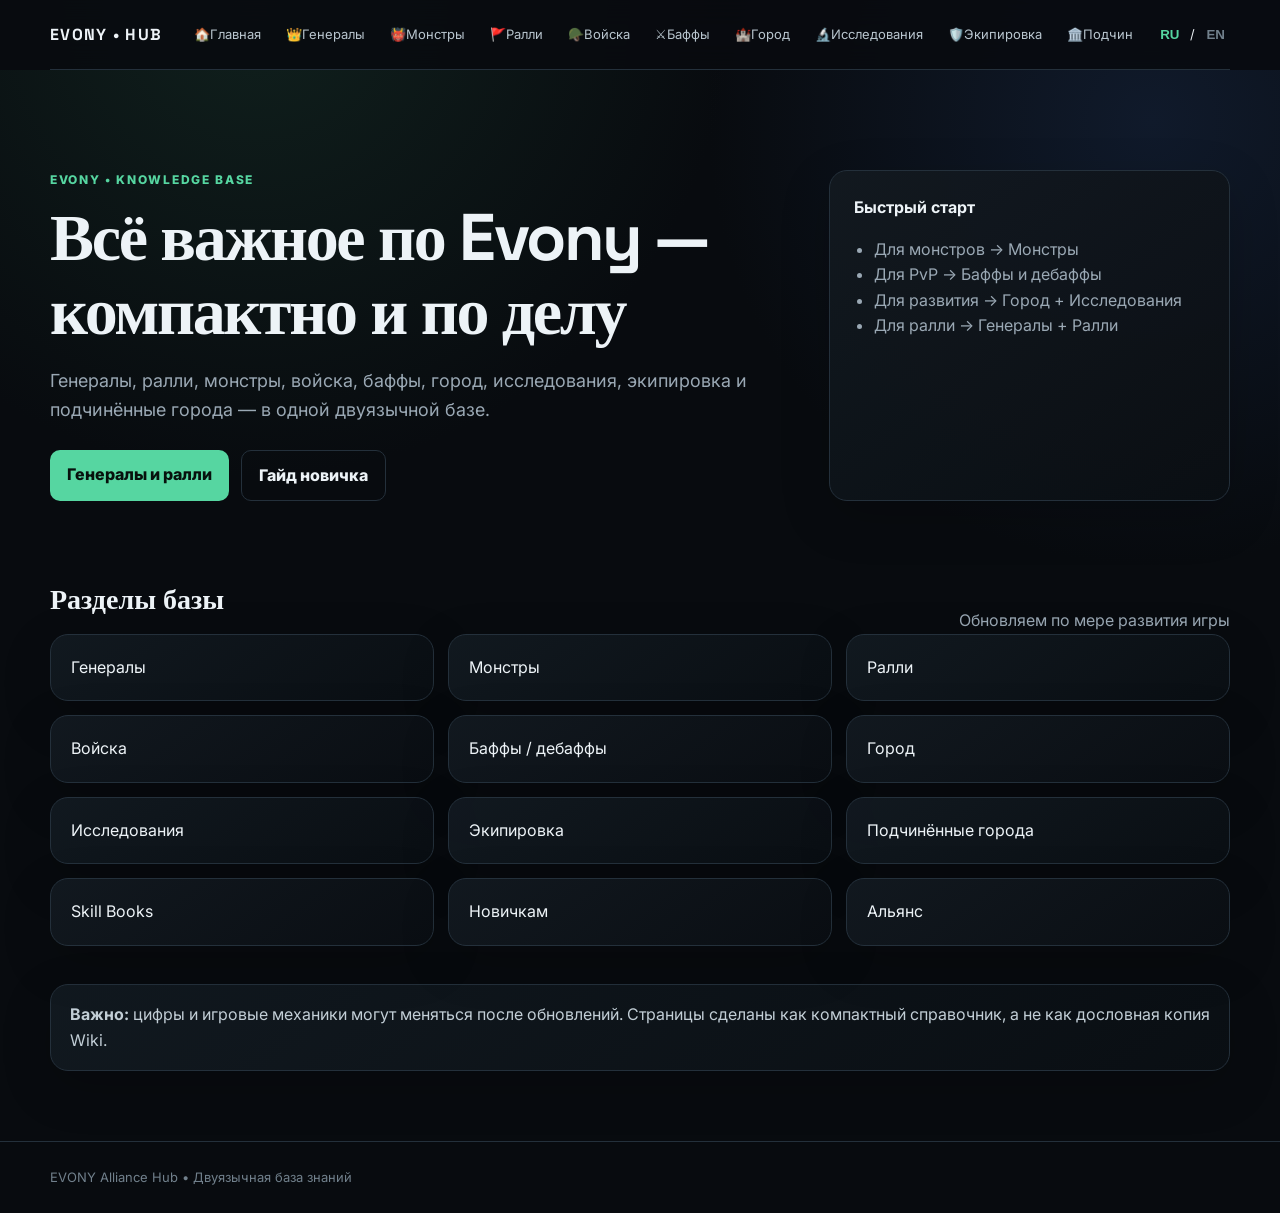
<file: index.html>
<!doctype html><html lang="ru"><head><meta charset="utf-8"><meta name="viewport" content="width=device-width,initial-scale=1"><meta name="description" content="Evony Alliance Hub — bilingual knowledge base"><title>EVONY • ALLIANCE HUB | EVONY Alliance Hub</title><link rel="preconnect" href="https://fonts.googleapis.com"><link rel="preconnect" href="https://fonts.gstatic.com" crossorigin><link href="https://fonts.googleapis.com/css2?family=Inter:wght@400;500;600;700;800&family=Space+Grotesk:wght@500;600;700&display=swap" rel="stylesheet"><link rel="stylesheet" href="style.css"></head><body><header><div class="container nav"><a class="logo" href="index.html">EVONY • HUB</a><nav class="navlinks"><a href="index.html">🏠<span data-ru="Главная" data-en="Home">Главная</span></a><a href="generals.html">👑<span data-ru="Генералы" data-en="Generals">Генералы</span></a><a href="bosses.html">👹<span data-ru="Монстры" data-en="Monsters">Монстры</span></a><a href="rally.html">🚩<span data-ru="Ралли" data-en="Rallies">Ралли</span></a><a href="troops.html">🪖<span data-ru="Войска" data-en="Troops">Войска</span></a><a href="buffs.html">⚔️<span data-ru="Баффы" data-en="Buffs">Баффы</span></a><a href="city.html">🏰<span data-ru="Город" data-en="City">Город</span></a><a href="research.html">🔬<span data-ru="Исследования" data-en="Research">Исследования</span></a><a href="equipment.html">🛡️<span data-ru="Экипировка" data-en="Equipment">Экипировка</span></a><a href="subcities.html">🏛️<span data-ru="Подчинённые" data-en="Subcities">Подчинённые</span></a><a href="beginner.html">🆕<span data-ru="Новичкам" data-en="Beginner">Новичкам</span></a></nav><div class="lang-switch"><button data-lang="ru">RU</button><span>/</span><button data-lang="en">EN</button></div></div></header><main class="container"><div class="hero"><div><div class="kicker">EVONY • KNOWLEDGE BASE</div><h1 data-ru="Всё важное по Evony — компактно и по делу" data-en="Everything important about Evony — compact and practical"></h1><p data-ru="Генералы, ралли, монстры, войска, баффы, город, исследования, экипировка и подчинённые города — в одной двуязычной базе." data-en="Generals, rallies, monsters, troops, buffs, city, research, equipment and subordinate cities — in one bilingual knowledge base."></p><div class="hero-actions"><a class="btn" href="generals.html" data-ru="Генералы и ралли" data-en="Generals & Rallies"></a><a class="btn ghost" href="beginner.html" data-ru="Гайд новичка" data-en="Beginner Guide"></a></div></div><div class="hero-panel"><b data-ru="Быстрый старт" data-en="Quick Start"></b><ul><li data-ru="Для монстров → Монстры" data-en="For monsters → Monsters"></li><li data-ru="Для PvP → Баффы и дебаффы" data-en="For PvP → Buffs & Debuffs"></li><li data-ru="Для развития → Город + Исследования" data-en="For growth → City + Research"></li><li data-ru="Для ралли → Генералы + Ралли" data-en="For rallies → Generals + Rallies"></li></ul></div></div>
<div class="section"><div class="section-title"><h2 data-ru="Разделы базы" data-en="Knowledge Sections"></h2><span class="muted" data-ru="Обновляем по мере развития игры" data-en="Updated as the game evolves"></span></div><div class="grid"><a class="card" href="generals.html" data-ru="Генералы" data-en="Generals"><span class="icon">👑</span><h3>Генералы</h3><p>Роли, ассистенты, монстры, PvP и Rally Join.</p></a><a class="card" href="bosses.html" data-ru="Монстры" data-en="Monsters"><span class="icon">👹</span><h3>Монстры</h3><p>Кого бить, как собирать ралли и что учитывать.</p></a><a class="card" href="rally.html" data-ru="Ралли" data-en="Rallies"><span class="icon">🚩</span><h3>Ралли</h3><p>Чек-листы владельца и участника ралли.</p></a><a class="card" href="troops.html" data-ru="Войска" data-en="Troops"><span class="icon">🪖</span><h3>Войска</h3><p>Типы войск, Tiers и логика пресетов.</p></a><a class="card" href="buffs.html" data-ru="Баффы / дебаффы" data-en="Buffs / Debuffs"><span class="icon">⚔️</span><h3>Баффы / дебаффы</h3><p>Откуда берутся бонусы и когда они активируются.</p></a><a class="card" href="city.html" data-ru="Город" data-en="City"><span class="icon">🏰</span><h3>Город</h3><p>Keep, ключевые здания и порядок развития.</p></a><a class="card" href="research.html" data-ru="Исследования" data-en="Research"><span class="icon">🔬</span><h3>Исследования</h3><p>Академия, военные ветки и приоритеты.</p></a><a class="card" href="equipment.html" data-ru="Экипировка" data-en="Equipment"><span class="icon">🛡️</span><h3>Экипировка</h3><p>Основные комплекты и логика сборки.</p></a><a class="card" href="subcities.html" data-ru="Подчинённые города" data-en="Subordinate Cities"><span class="icon">🏛️</span><h3>Подчинённые города</h3><p>Мэры, дебаффы, слоты и развитие.</p></a><a class="card" href="skillbooks.html" data-ru="Skill Books" data-en="Skill Books"><span class="icon">📖</span><h3>Skill Books</h3><p>Как подходить к книгам и совместимости навыков.</p></a><a class="card" href="beginner.html" data-ru="Новичкам" data-en="Beginner"><span class="icon">🆕</span><h3>Новичкам</h3><p>Путь от старта до сильной базы.</p></a><a class="card" href="alliance.html" data-ru="Альянс" data-en="Alliance"><span class="icon">🤝</span><h3>Альянс</h3><p>Правила, роли и командная работа.</p></a></div></div>
<div class="section"><div class="notice"><b data-ru="Важно:" data-en="Important:"></b> <span data-ru="цифры и игровые механики могут меняться после обновлений. Страницы сделаны как компактный справочник, а не как дословная копия Wiki." data-en="numbers and game mechanics may change after updates. These pages are a compact reference, not a verbatim copy of the Wiki."></span></div></div></main><footer><div class="container"><span>EVONY Alliance Hub</span><span> • </span><span data-ru="Двуязычная база знаний" data-en="Bilingual knowledge base">Двуязычная база знаний</span></div></footer><script src="script.js"></script></body></html>
</file>
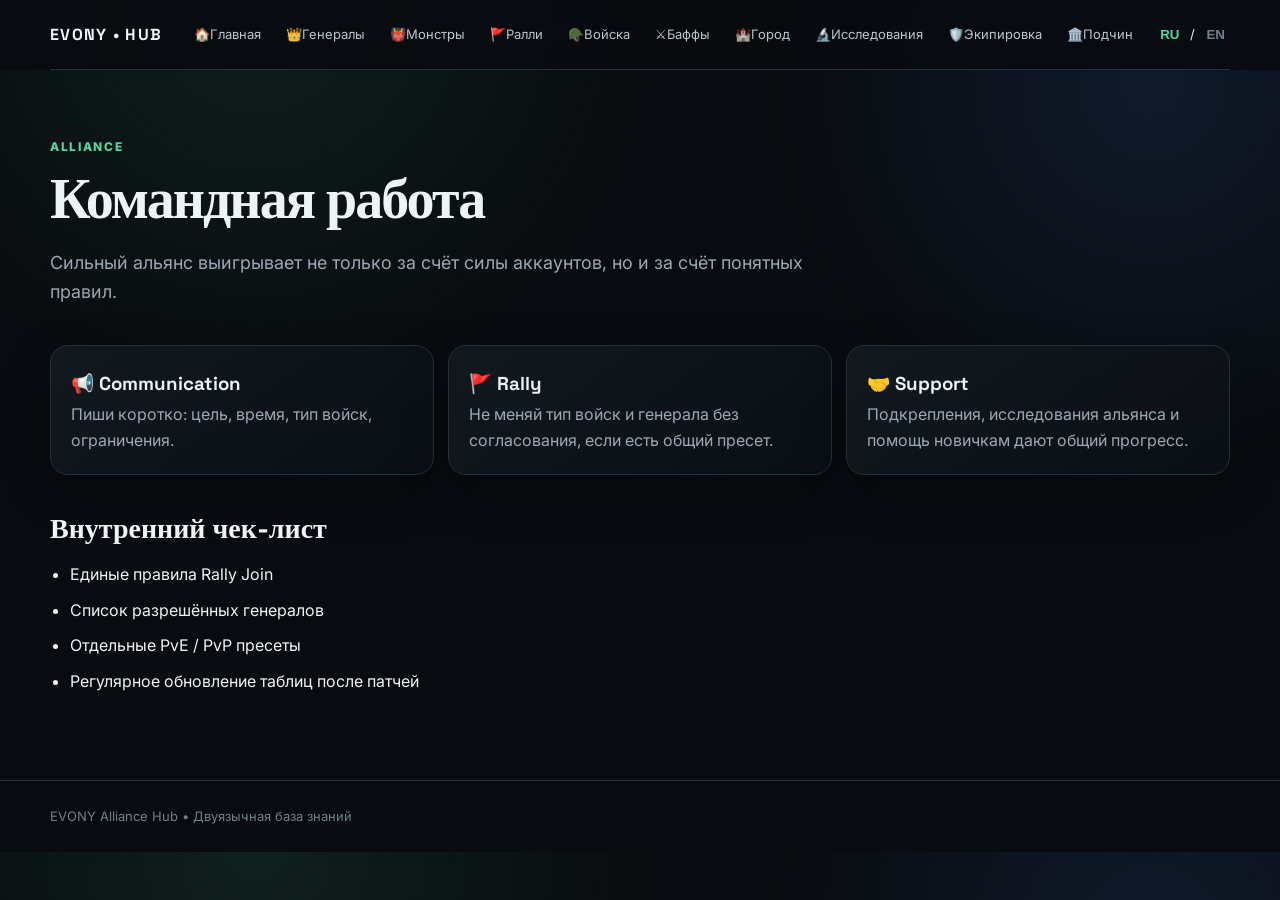
<file: alliance.html>
<!doctype html><html lang="ru"><head><meta charset="utf-8"><meta name="viewport" content="width=device-width,initial-scale=1"><meta name="description" content="Evony Alliance Hub — bilingual knowledge base"><title>Альянс: правила и командная работа | EVONY Alliance Hub</title><link rel="preconnect" href="https://fonts.googleapis.com"><link rel="preconnect" href="https://fonts.gstatic.com" crossorigin><link href="https://fonts.googleapis.com/css2?family=Inter:wght@400;500;600;700;800&family=Space+Grotesk:wght@500;600;700&display=swap" rel="stylesheet"><link rel="stylesheet" href="style.css"></head><body><header><div class="container nav"><a class="logo" href="index.html">EVONY • HUB</a><nav class="navlinks"><a href="index.html">🏠<span data-ru="Главная" data-en="Home">Главная</span></a><a href="generals.html">👑<span data-ru="Генералы" data-en="Generals">Генералы</span></a><a href="bosses.html">👹<span data-ru="Монстры" data-en="Monsters">Монстры</span></a><a href="rally.html">🚩<span data-ru="Ралли" data-en="Rallies">Ралли</span></a><a href="troops.html">🪖<span data-ru="Войска" data-en="Troops">Войска</span></a><a href="buffs.html">⚔️<span data-ru="Баффы" data-en="Buffs">Баффы</span></a><a href="city.html">🏰<span data-ru="Город" data-en="City">Город</span></a><a href="research.html">🔬<span data-ru="Исследования" data-en="Research">Исследования</span></a><a href="equipment.html">🛡️<span data-ru="Экипировка" data-en="Equipment">Экипировка</span></a><a href="subcities.html">🏛️<span data-ru="Подчинённые" data-en="Subcities">Подчинённые</span></a><a href="beginner.html">🆕<span data-ru="Новичкам" data-en="Beginner">Новичкам</span></a></nav><div class="lang-switch"><button data-lang="ru">RU</button><span>/</span><button data-lang="en">EN</button></div></div></header><main class="container"><div class="pagehead"><div class="kicker">ALLIANCE</div><h1 data-ru="Командная работа" data-en="Teamwork"></h1><p data-ru="Сильный альянс выигрывает не только за счёт силы аккаунтов, но и за счёт понятных правил." data-en="A strong alliance depends not only on account power, but also on clear rules."></p></div><div class="grid"><div class="card"><h3>📢 Communication</h3><p data-ru="Пиши коротко: цель, время, тип войск, ограничения." data-en="Keep messages short: target, time, troop type, restrictions."></p></div><div class="card"><h3>🚩 Rally</h3><p data-ru="Не меняй тип войск и генерала без согласования, если есть общий пресет." data-en="Do not change troop type or general without agreement when a shared preset is used."></p></div><div class="card"><h3>🤝 Support</h3><p data-ru="Подкрепления, исследования альянса и помощь новичкам дают общий прогресс." data-en="Reinforcements, alliance research and helping new players improve the whole group."></p></div></div><div class="section"><h2 data-ru="Внутренний чек-лист" data-en="Internal checklist"></h2><ul class="check"><li data-ru="Единые правила Rally Join" data-en="Unified Rally Join rules"></li><li data-ru="Список разрешённых генералов" data-en="Approved general list"></li><li data-ru="Отдельные PvE / PvP пресеты" data-en="Separate PvE / PvP presets"></li><li data-ru="Регулярное обновление таблиц после патчей" data-en="Regular table updates after patches"></li></ul></div></main><footer><div class="container"><span>EVONY Alliance Hub</span><span> • </span><span data-ru="Двуязычная база знаний" data-en="Bilingual knowledge base">Двуязычная база знаний</span></div></footer><script src="script.js"></script></body></html>
</file>
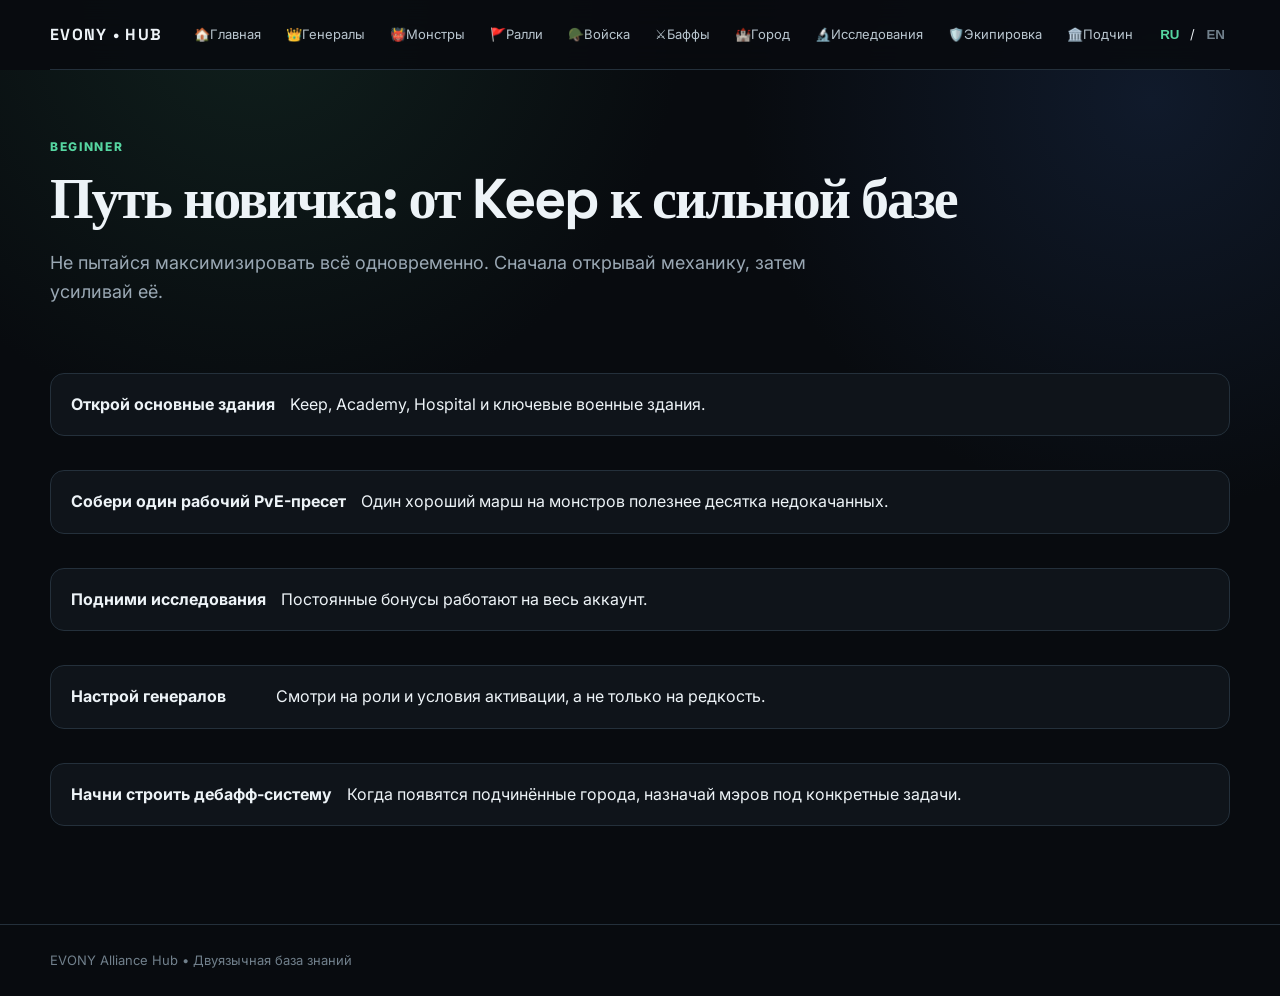
<file: beginner.html>
<!doctype html><html lang="ru"><head><meta charset="utf-8"><meta name="viewport" content="width=device-width,initial-scale=1"><meta name="description" content="Evony Alliance Hub — bilingual knowledge base"><title>Гайд новичка | EVONY Alliance Hub</title><link rel="preconnect" href="https://fonts.googleapis.com"><link rel="preconnect" href="https://fonts.gstatic.com" crossorigin><link href="https://fonts.googleapis.com/css2?family=Inter:wght@400;500;600;700;800&family=Space+Grotesk:wght@500;600;700&display=swap" rel="stylesheet"><link rel="stylesheet" href="style.css"></head><body><header><div class="container nav"><a class="logo" href="index.html">EVONY • HUB</a><nav class="navlinks"><a href="index.html">🏠<span data-ru="Главная" data-en="Home">Главная</span></a><a href="generals.html">👑<span data-ru="Генералы" data-en="Generals">Генералы</span></a><a href="bosses.html">👹<span data-ru="Монстры" data-en="Monsters">Монстры</span></a><a href="rally.html">🚩<span data-ru="Ралли" data-en="Rallies">Ралли</span></a><a href="troops.html">🪖<span data-ru="Войска" data-en="Troops">Войска</span></a><a href="buffs.html">⚔️<span data-ru="Баффы" data-en="Buffs">Баффы</span></a><a href="city.html">🏰<span data-ru="Город" data-en="City">Город</span></a><a href="research.html">🔬<span data-ru="Исследования" data-en="Research">Исследования</span></a><a href="equipment.html">🛡️<span data-ru="Экипировка" data-en="Equipment">Экипировка</span></a><a href="subcities.html">🏛️<span data-ru="Подчинённые" data-en="Subcities">Подчинённые</span></a><a href="beginner.html">🆕<span data-ru="Новичкам" data-en="Beginner">Новичкам</span></a></nav><div class="lang-switch"><button data-lang="ru">RU</button><span>/</span><button data-lang="en">EN</button></div></div></header><main class="container"><div class="pagehead"><div class="kicker">BEGINNER</div><h1 data-ru="Путь новичка: от Keep к сильной базе" data-en="Beginner path: from Keep to a strong account"></h1><p data-ru="Не пытайся максимизировать всё одновременно. Сначала открывай механику, затем усиливай её." data-en="Do not max everything at once. Unlock the mechanic first, then strengthen it."></p></div><ol class="steps big"><li><b data-ru="Открой основные здания" data-en="Unlock core buildings"></b><span data-ru="Keep, Academy, Hospital и ключевые военные здания." data-en="Keep, Academy, Hospital and key military buildings."></span></li><li><b data-ru="Собери один рабочий PvE-пресет" data-en="Build one working PvE preset"></b><span data-ru="Один хороший марш на монстров полезнее десятка недокачанных." data-en="One solid monster march is more useful than ten half-built ones."></span></li><li><b data-ru="Подними исследования" data-en="Raise research"></b><span data-ru="Постоянные бонусы работают на весь аккаунт." data-en="Persistent bonuses benefit the whole account."></span></li><li><b data-ru="Настрой генералов" data-en="Tune your generals"></b><span data-ru="Смотри на роли и условия активации, а не только на редкость." data-en="Focus on roles and activation conditions, not rarity alone."></span></li><li><b data-ru="Начни строить дебафф-систему" data-en="Start the debuff system"></b><span data-ru="Когда появятся подчинённые города, назначай мэров под конкретные задачи." data-en="Once you have subordinate cities, assign mayors for specific tasks."></span></li></ol></main><footer><div class="container"><span>EVONY Alliance Hub</span><span> • </span><span data-ru="Двуязычная база знаний" data-en="Bilingual knowledge base">Двуязычная база знаний</span></div></footer><script src="script.js"></script></body></html>
</file>
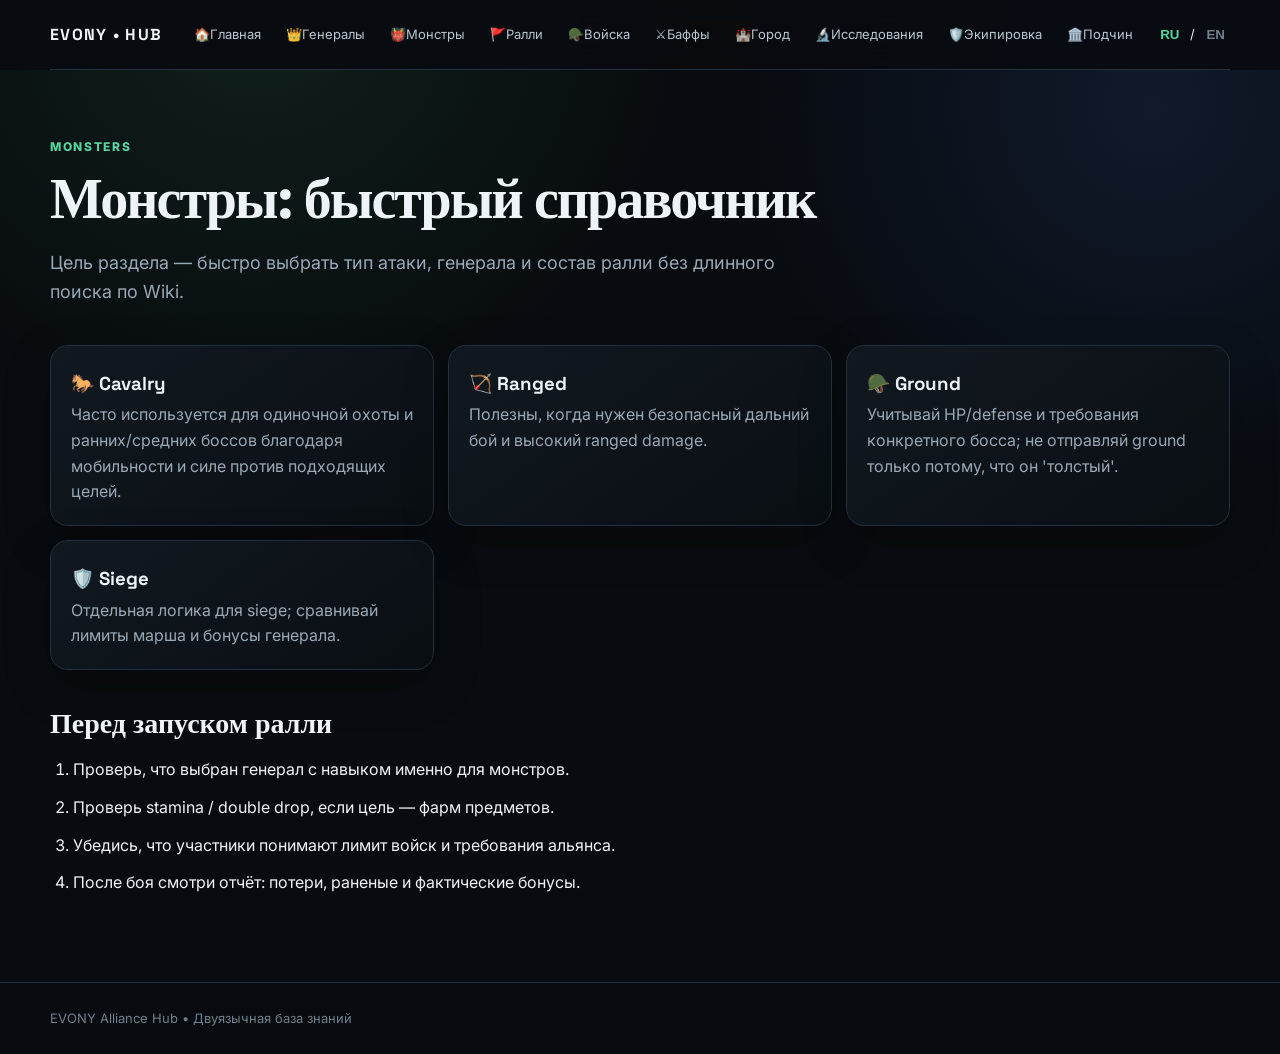
<file: bosses.html>
<!doctype html><html lang="ru"><head><meta charset="utf-8"><meta name="viewport" content="width=device-width,initial-scale=1"><meta name="description" content="Evony Alliance Hub — bilingual knowledge base"><title>Монстры и боссы | EVONY Alliance Hub</title><link rel="preconnect" href="https://fonts.googleapis.com"><link rel="preconnect" href="https://fonts.gstatic.com" crossorigin><link href="https://fonts.googleapis.com/css2?family=Inter:wght@400;500;600;700;800&family=Space+Grotesk:wght@500;600;700&display=swap" rel="stylesheet"><link rel="stylesheet" href="style.css"></head><body><header><div class="container nav"><a class="logo" href="index.html">EVONY • HUB</a><nav class="navlinks"><a href="index.html">🏠<span data-ru="Главная" data-en="Home">Главная</span></a><a href="generals.html">👑<span data-ru="Генералы" data-en="Generals">Генералы</span></a><a href="bosses.html">👹<span data-ru="Монстры" data-en="Monsters">Монстры</span></a><a href="rally.html">🚩<span data-ru="Ралли" data-en="Rallies">Ралли</span></a><a href="troops.html">🪖<span data-ru="Войска" data-en="Troops">Войска</span></a><a href="buffs.html">⚔️<span data-ru="Баффы" data-en="Buffs">Баффы</span></a><a href="city.html">🏰<span data-ru="Город" data-en="City">Город</span></a><a href="research.html">🔬<span data-ru="Исследования" data-en="Research">Исследования</span></a><a href="equipment.html">🛡️<span data-ru="Экипировка" data-en="Equipment">Экипировка</span></a><a href="subcities.html">🏛️<span data-ru="Подчинённые" data-en="Subcities">Подчинённые</span></a><a href="beginner.html">🆕<span data-ru="Новичкам" data-en="Beginner">Новичкам</span></a></nav><div class="lang-switch"><button data-lang="ru">RU</button><span>/</span><button data-lang="en">EN</button></div></div></header><main class="container"><div class="pagehead"><div class="kicker">MONSTERS</div><h1 data-ru="Монстры: быстрый справочник" data-en="Monsters: quick reference"></h1><p data-ru="Цель раздела — быстро выбрать тип атаки, генерала и состав ралли без длинного поиска по Wiki." data-en="The goal is to choose attack type, general and rally composition quickly without digging through a long Wiki."></p></div><div class="grid"><div class="card"><h3>🐎 Cavalry</h3><p data-ru="Часто используется для одиночной охоты и ранних/средних боссов благодаря мобильности и силе против подходящих целей." data-en="Often used for solo hunting and early/mid bosses because of mobility and strength against suitable targets."></p></div><div class="card"><h3>🏹 Ranged</h3><p data-ru="Полезны, когда нужен безопасный дальний бой и высокий ranged damage." data-en="Useful when you want safe ranged combat and high ranged damage."></p></div><div class="card"><h3>🪖 Ground</h3><p data-ru="Учитывай HP/defense и требования конкретного босса; не отправляй ground только потому, что он 'толстый'." data-en="Consider HP/defense and the specific boss; do not send ground just because it is tanky."></p></div><div class="card"><h3>🛡️ Siege</h3><p data-ru="Отдельная логика для siege; сравнивай лимиты марша и бонусы генерала." data-en="Siege follows different logic; compare march limits and general bonuses."></p></div></div><div class="section"><h2 data-ru="Перед запуском ралли" data-en="Before starting a rally"></h2><ol class="steps"><li data-ru="Проверь, что выбран генерал с навыком именно для монстров." data-en="Check that the general has a monster-specific skill."></li><li data-ru="Проверь stamina / double drop, если цель — фарм предметов." data-en="Check stamina / double drop if the goal is item farming."></li><li data-ru="Убедись, что участники понимают лимит войск и требования альянса." data-en="Make sure participants understand troop limits and alliance rules."></li><li data-ru="После боя смотри отчёт: потери, раненые и фактические бонусы." data-en="After the battle, check the report: losses, wounded and actual bonuses."></li></ol></div></main><footer><div class="container"><span>EVONY Alliance Hub</span><span> • </span><span data-ru="Двуязычная база знаний" data-en="Bilingual knowledge base">Двуязычная база знаний</span></div></footer><script src="script.js"></script></body></html>
</file>
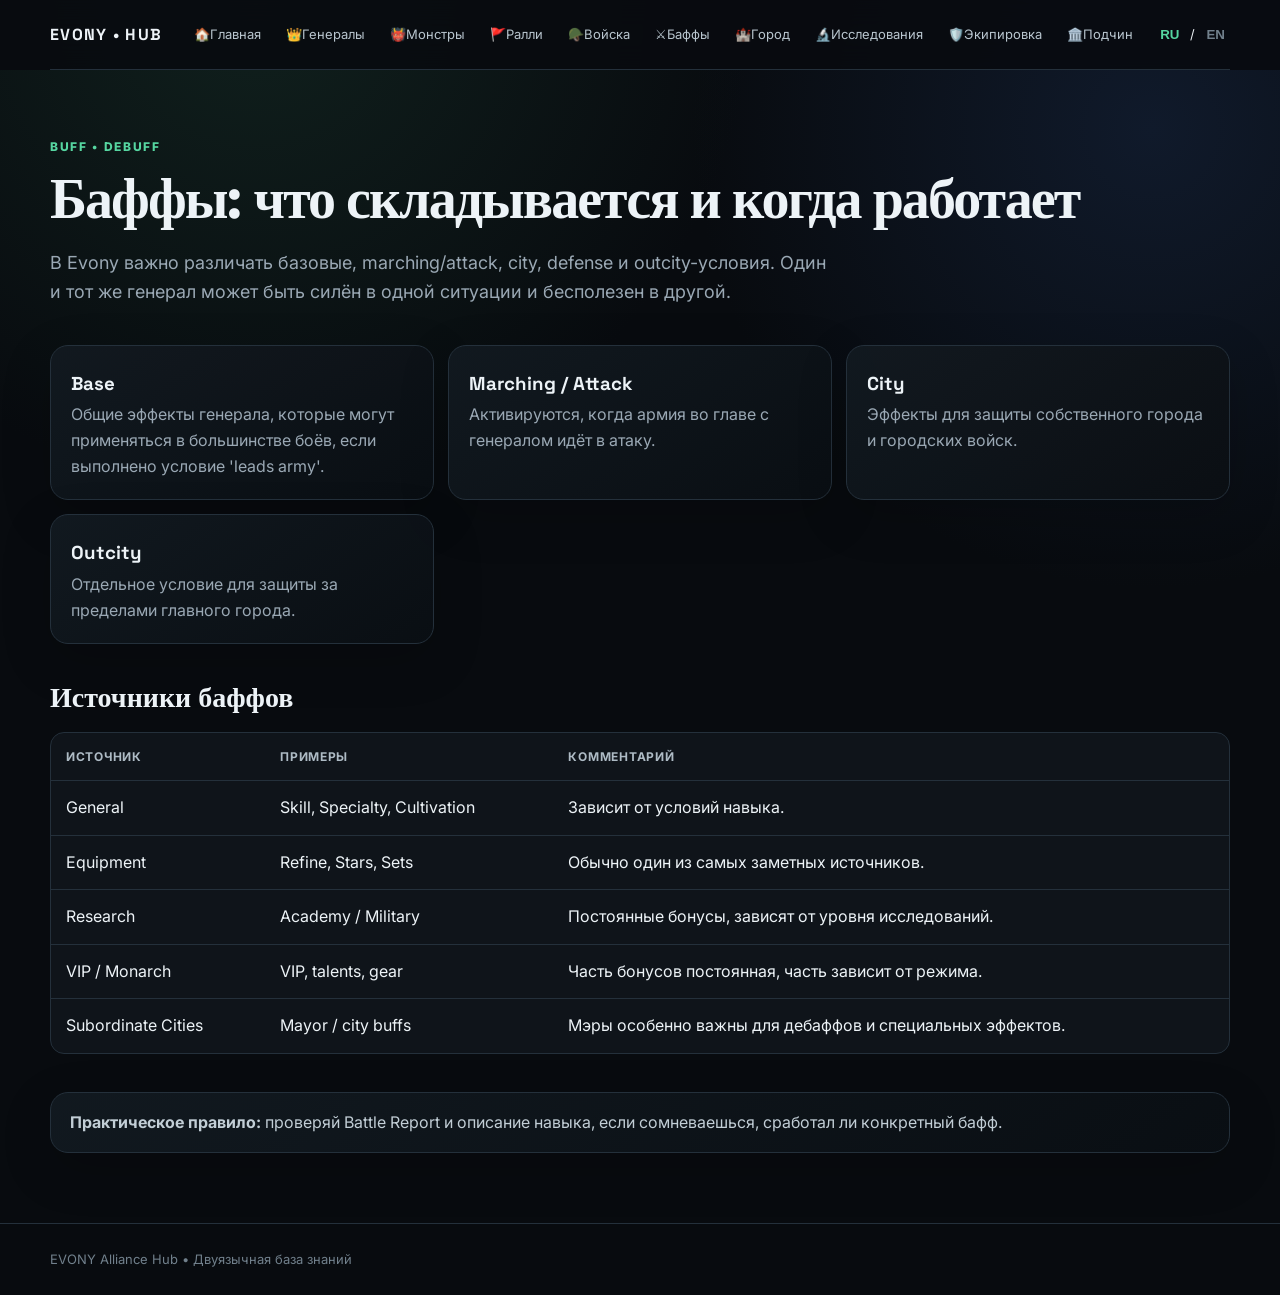
<file: buffs.html>
<!doctype html><html lang="ru"><head><meta charset="utf-8"><meta name="viewport" content="width=device-width,initial-scale=1"><meta name="description" content="Evony Alliance Hub — bilingual knowledge base"><title>Баффы и дебаффы | EVONY Alliance Hub</title><link rel="preconnect" href="https://fonts.googleapis.com"><link rel="preconnect" href="https://fonts.gstatic.com" crossorigin><link href="https://fonts.googleapis.com/css2?family=Inter:wght@400;500;600;700;800&family=Space+Grotesk:wght@500;600;700&display=swap" rel="stylesheet"><link rel="stylesheet" href="style.css"></head><body><header><div class="container nav"><a class="logo" href="index.html">EVONY • HUB</a><nav class="navlinks"><a href="index.html">🏠<span data-ru="Главная" data-en="Home">Главная</span></a><a href="generals.html">👑<span data-ru="Генералы" data-en="Generals">Генералы</span></a><a href="bosses.html">👹<span data-ru="Монстры" data-en="Monsters">Монстры</span></a><a href="rally.html">🚩<span data-ru="Ралли" data-en="Rallies">Ралли</span></a><a href="troops.html">🪖<span data-ru="Войска" data-en="Troops">Войска</span></a><a href="buffs.html">⚔️<span data-ru="Баффы" data-en="Buffs">Баффы</span></a><a href="city.html">🏰<span data-ru="Город" data-en="City">Город</span></a><a href="research.html">🔬<span data-ru="Исследования" data-en="Research">Исследования</span></a><a href="equipment.html">🛡️<span data-ru="Экипировка" data-en="Equipment">Экипировка</span></a><a href="subcities.html">🏛️<span data-ru="Подчинённые" data-en="Subcities">Подчинённые</span></a><a href="beginner.html">🆕<span data-ru="Новичкам" data-en="Beginner">Новичкам</span></a></nav><div class="lang-switch"><button data-lang="ru">RU</button><span>/</span><button data-lang="en">EN</button></div></div></header><main class="container"><div class="pagehead"><div class="kicker">BUFF • DEBUFF</div><h1 data-ru="Баффы: что складывается и когда работает" data-en="Buffs: what stacks and when it works"></h1><p data-ru="В Evony важно различать базовые, marching/attack, city, defense и outcity-условия. Один и тот же генерал может быть силён в одной ситуации и бесполезен в другой." data-en="In Evony, distinguish base, marching/attack, city, defense and outcity conditions. The same general can be strong in one situation and irrelevant in another."></p></div>
<div class="grid"><div class="card"><h3>Base</h3><p data-ru="Общие эффекты генерала, которые могут применяться в большинстве боёв, если выполнено условие 'leads army'." data-en="General effects that can apply in many battles when the 'leads army' condition is met."></p></div><div class="card"><h3>Marching / Attack</h3><p data-ru="Активируются, когда армия во главе с генералом идёт в атаку." data-en="Active when the army led by the general attacks."></p></div><div class="card"><h3>City</h3><p data-ru="Эффекты для защиты собственного города и городских войск." data-en="Effects for defending your own city and city troops."></p></div><div class="card"><h3>Outcity</h3><p data-ru="Отдельное условие для защиты за пределами главного города." data-en="A separate condition for defense outside the main city."></p></div></div>
<div class="section"><h2 data-ru="Источники баффов" data-en="Buff sources"></h2><div class="tablewrap"><table><thead><tr><th data-ru="Источник" data-en="Source"></th><th data-ru="Примеры" data-en="Examples"></th><th data-ru="Комментарий" data-en="Comment"></th></tr></thead><tbody><tr><td>General</td><td>Skill, Specialty, Cultivation</td><td data-ru="Зависит от условий навыка." data-en="Depends on skill conditions."></td></tr><tr><td>Equipment</td><td>Refine, Stars, Sets</td><td data-ru="Обычно один из самых заметных источников." data-en="Usually one of the most visible sources."></td></tr><tr><td>Research</td><td>Academy / Military</td><td data-ru="Постоянные бонусы, зависят от уровня исследований." data-en="Persistent bonuses tied to research level."></td></tr><tr><td>VIP / Monarch</td><td>VIP, talents, gear</td><td data-ru="Часть бонусов постоянная, часть зависит от режима." data-en="Some bonuses are persistent; others depend on mode."></td></tr><tr><td>Subordinate Cities</td><td>Mayor / city buffs</td><td data-ru="Мэры особенно важны для дебаффов и специальных эффектов." data-en="Mayors are especially important for debuffs and special effects."></td></tr></tbody></table></div></div>
<div class="section"><div class="notice"><b data-ru="Практическое правило:" data-en="Practical rule:"></b> <span data-ru="проверяй Battle Report и описание навыка, если сомневаешься, сработал ли конкретный бафф." data-en="check the Battle Report and skill wording if you are unsure whether a specific buff activated."></span></div></div></main><footer><div class="container"><span>EVONY Alliance Hub</span><span> • </span><span data-ru="Двуязычная база знаний" data-en="Bilingual knowledge base">Двуязычная база знаний</span></div></footer><script src="script.js"></script></body></html>
</file>
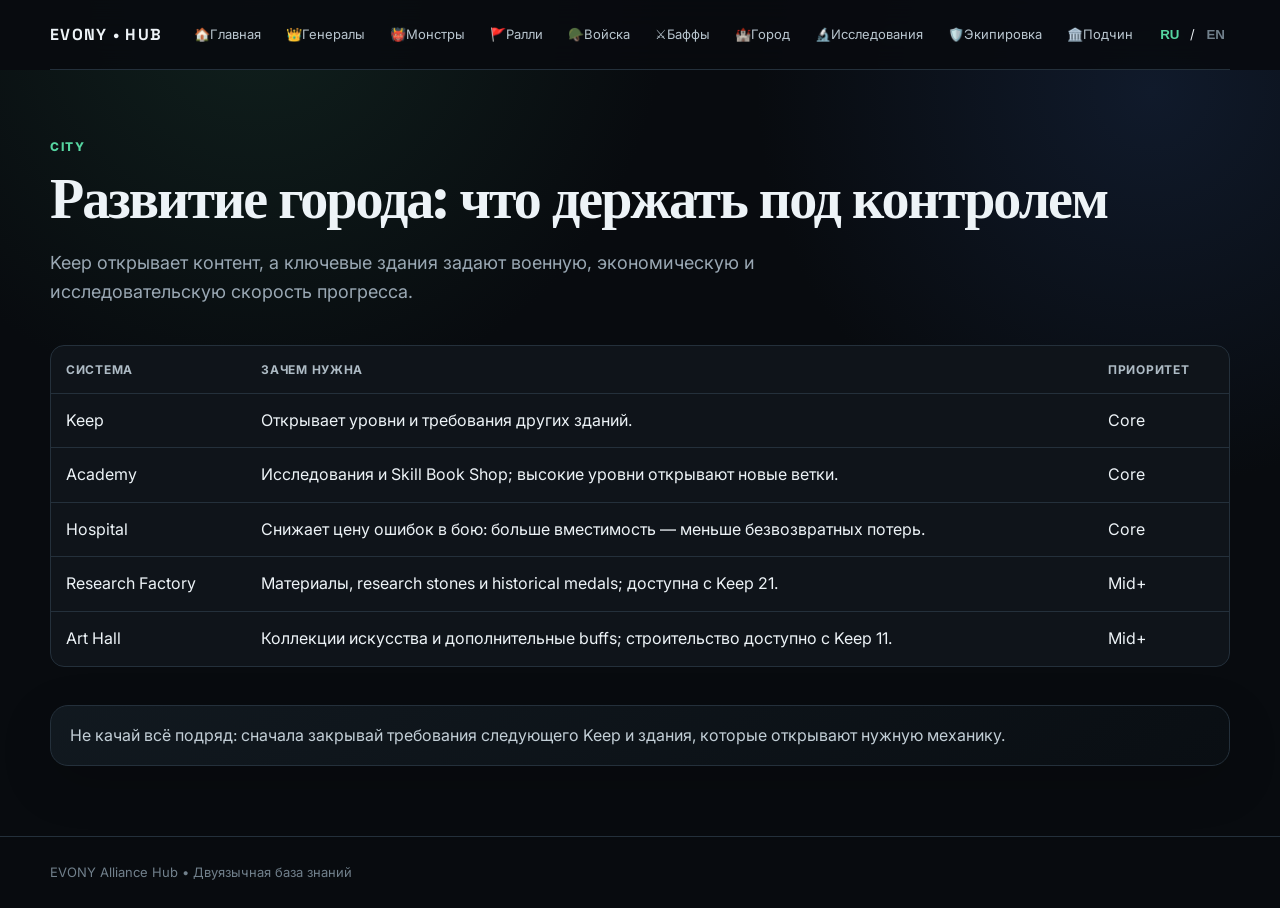
<file: city.html>
<!doctype html><html lang="ru"><head><meta charset="utf-8"><meta name="viewport" content="width=device-width,initial-scale=1"><meta name="description" content="Evony Alliance Hub — bilingual knowledge base"><title>Город и развитие | EVONY Alliance Hub</title><link rel="preconnect" href="https://fonts.googleapis.com"><link rel="preconnect" href="https://fonts.gstatic.com" crossorigin><link href="https://fonts.googleapis.com/css2?family=Inter:wght@400;500;600;700;800&family=Space+Grotesk:wght@500;600;700&display=swap" rel="stylesheet"><link rel="stylesheet" href="style.css"></head><body><header><div class="container nav"><a class="logo" href="index.html">EVONY • HUB</a><nav class="navlinks"><a href="index.html">🏠<span data-ru="Главная" data-en="Home">Главная</span></a><a href="generals.html">👑<span data-ru="Генералы" data-en="Generals">Генералы</span></a><a href="bosses.html">👹<span data-ru="Монстры" data-en="Monsters">Монстры</span></a><a href="rally.html">🚩<span data-ru="Ралли" data-en="Rallies">Ралли</span></a><a href="troops.html">🪖<span data-ru="Войска" data-en="Troops">Войска</span></a><a href="buffs.html">⚔️<span data-ru="Баффы" data-en="Buffs">Баффы</span></a><a href="city.html">🏰<span data-ru="Город" data-en="City">Город</span></a><a href="research.html">🔬<span data-ru="Исследования" data-en="Research">Исследования</span></a><a href="equipment.html">🛡️<span data-ru="Экипировка" data-en="Equipment">Экипировка</span></a><a href="subcities.html">🏛️<span data-ru="Подчинённые" data-en="Subcities">Подчинённые</span></a><a href="beginner.html">🆕<span data-ru="Новичкам" data-en="Beginner">Новичкам</span></a></nav><div class="lang-switch"><button data-lang="ru">RU</button><span>/</span><button data-lang="en">EN</button></div></div></header><main class="container"><div class="pagehead"><div class="kicker">CITY</div><h1 data-ru="Развитие города: что держать под контролем" data-en="City development: what to control"></h1><p data-ru="Keep открывает контент, а ключевые здания задают военную, экономическую и исследовательскую скорость прогресса." data-en="Keep unlocks content, while key buildings control military, economy and research progression."></p></div><div class="tablewrap"><table><thead><tr><th data-ru="Система" data-en="System"></th><th data-ru="Зачем нужна" data-en="Why it matters"></th><th data-ru="Приоритет" data-en="Priority"></th></tr></thead><tbody><tr><td>Keep</td><td data-ru="Открывает уровни и требования других зданий." data-en="Unlocks levels and requirements for other buildings."></td><td>Core</td></tr><tr><td>Academy</td><td data-ru="Исследования и Skill Book Shop; высокие уровни открывают новые ветки." data-en="Research and Skill Book Shop; higher levels unlock new branches."></td><td>Core</td></tr><tr><td>Hospital</td><td data-ru="Снижает цену ошибок в бою: больше вместимость — меньше безвозвратных потерь." data-en="Reduces the cost of mistakes: more capacity means fewer permanent losses."></td><td>Core</td></tr><tr><td>Research Factory</td><td data-ru="Материалы, research stones и historical medals; доступна с Keep 21." data-en="Materials, research stones and historical medals; available from Keep 21."></td><td>Mid+</td></tr><tr><td>Art Hall</td><td data-ru="Коллекции искусства и дополнительные buffs; строительство доступно с Keep 11." data-en="Art collections and additional buffs; construction available from Keep 11."></td><td>Mid+</td></tr></tbody></table></div><div class="section"><div class="notice" data-ru="Не качай всё подряд: сначала закрывай требования следующего Keep и здания, которые открывают нужную механику." data-en="Do not level everything blindly: first cover the next Keep requirements and buildings that unlock the mechanic you need."></div></div></main><footer><div class="container"><span>EVONY Alliance Hub</span><span> • </span><span data-ru="Двуязычная база знаний" data-en="Bilingual knowledge base">Двуязычная база знаний</span></div></footer><script src="script.js"></script></body></html>
</file>
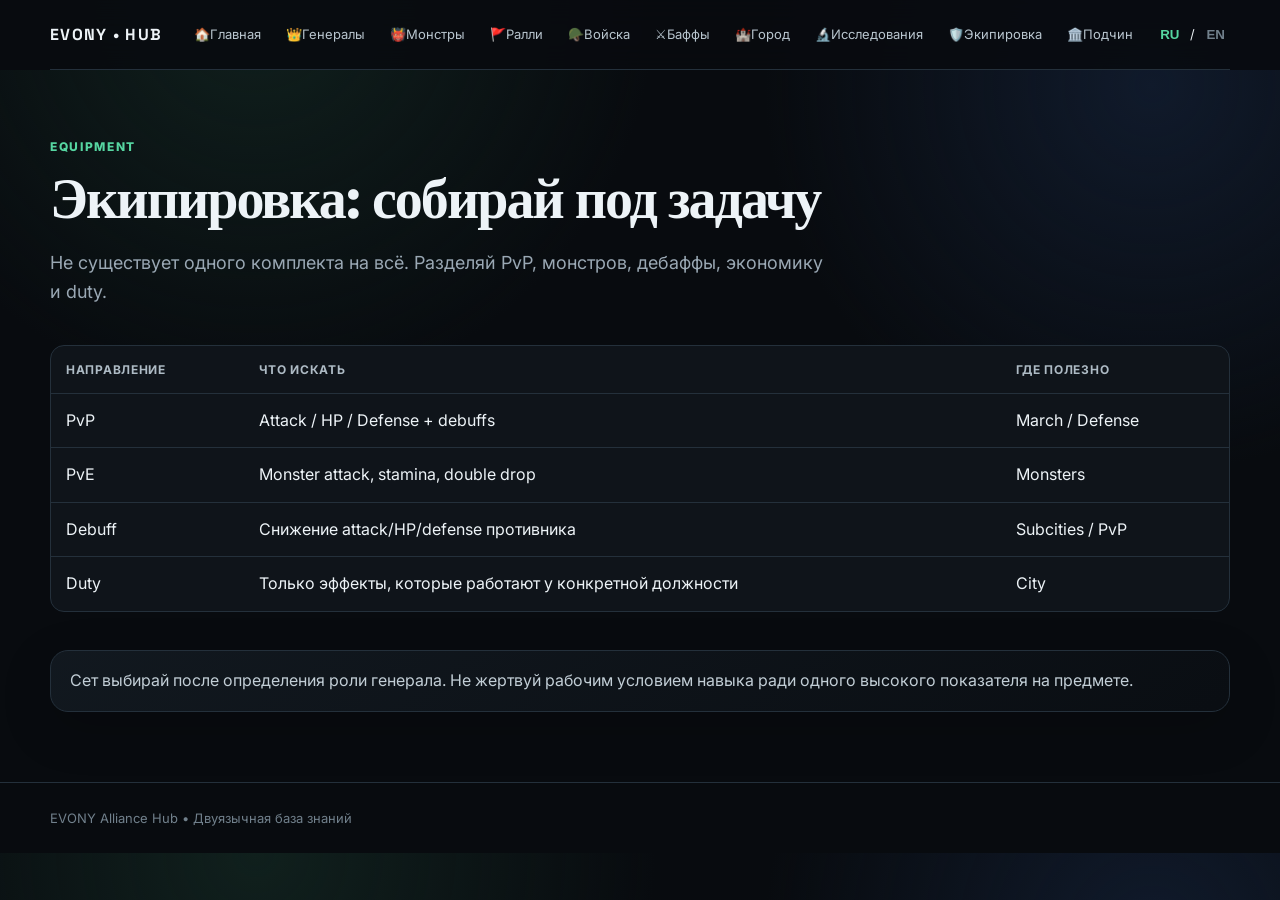
<file: equipment.html>
<!doctype html><html lang="ru"><head><meta charset="utf-8"><meta name="viewport" content="width=device-width,initial-scale=1"><meta name="description" content="Evony Alliance Hub — bilingual knowledge base"><title>Экипировка и сборки | EVONY Alliance Hub</title><link rel="preconnect" href="https://fonts.googleapis.com"><link rel="preconnect" href="https://fonts.gstatic.com" crossorigin><link href="https://fonts.googleapis.com/css2?family=Inter:wght@400;500;600;700;800&family=Space+Grotesk:wght@500;600;700&display=swap" rel="stylesheet"><link rel="stylesheet" href="style.css"></head><body><header><div class="container nav"><a class="logo" href="index.html">EVONY • HUB</a><nav class="navlinks"><a href="index.html">🏠<span data-ru="Главная" data-en="Home">Главная</span></a><a href="generals.html">👑<span data-ru="Генералы" data-en="Generals">Генералы</span></a><a href="bosses.html">👹<span data-ru="Монстры" data-en="Monsters">Монстры</span></a><a href="rally.html">🚩<span data-ru="Ралли" data-en="Rallies">Ралли</span></a><a href="troops.html">🪖<span data-ru="Войска" data-en="Troops">Войска</span></a><a href="buffs.html">⚔️<span data-ru="Баффы" data-en="Buffs">Баффы</span></a><a href="city.html">🏰<span data-ru="Город" data-en="City">Город</span></a><a href="research.html">🔬<span data-ru="Исследования" data-en="Research">Исследования</span></a><a href="equipment.html">🛡️<span data-ru="Экипировка" data-en="Equipment">Экипировка</span></a><a href="subcities.html">🏛️<span data-ru="Подчинённые" data-en="Subcities">Подчинённые</span></a><a href="beginner.html">🆕<span data-ru="Новичкам" data-en="Beginner">Новичкам</span></a></nav><div class="lang-switch"><button data-lang="ru">RU</button><span>/</span><button data-lang="en">EN</button></div></div></header><main class="container"><div class="pagehead"><div class="kicker">EQUIPMENT</div><h1 data-ru="Экипировка: собирай под задачу" data-en="Equipment: build for the task"></h1><p data-ru="Не существует одного комплекта на всё. Разделяй PvP, монстров, дебаффы, экономику и duty." data-en="There is no single best set for everything. Separate PvP, monsters, debuffs, economy and duty builds."></p></div><div class="tablewrap"><table><thead><tr><th data-ru="Направление" data-en="Focus"></th><th data-ru="Что искать" data-en="What to seek"></th><th data-ru="Где полезно" data-en="Useful for"></th></tr></thead><tbody><tr><td>PvP</td><td data-ru="Attack / HP / Defense + debuffs" data-en="Attack / HP / Defense + debuffs"></td><td>March / Defense</td></tr><tr><td>PvE</td><td data-ru="Monster attack, stamina, double drop" data-en="Monster attack, stamina, double drop"></td><td>Monsters</td></tr><tr><td>Debuff</td><td data-ru="Снижение attack/HP/defense противника" data-en="Enemy attack/HP/defense reduction"></td><td>Subcities / PvP</td></tr><tr><td>Duty</td><td data-ru="Только эффекты, которые работают у конкретной должности" data-en="Only effects active for the specific duty position"></td><td>City</td></tr></tbody></table></div><div class="section"><div class="notice" data-ru="Сет выбирай после определения роли генерала. Не жертвуй рабочим условием навыка ради одного высокого показателя на предмете." data-en="Choose the set after defining the general's role. Do not sacrifice a working skill condition for one high stat on an item."></div></div></main><footer><div class="container"><span>EVONY Alliance Hub</span><span> • </span><span data-ru="Двуязычная база знаний" data-en="Bilingual knowledge base">Двуязычная база знаний</span></div></footer><script src="script.js"></script></body></html>
</file>
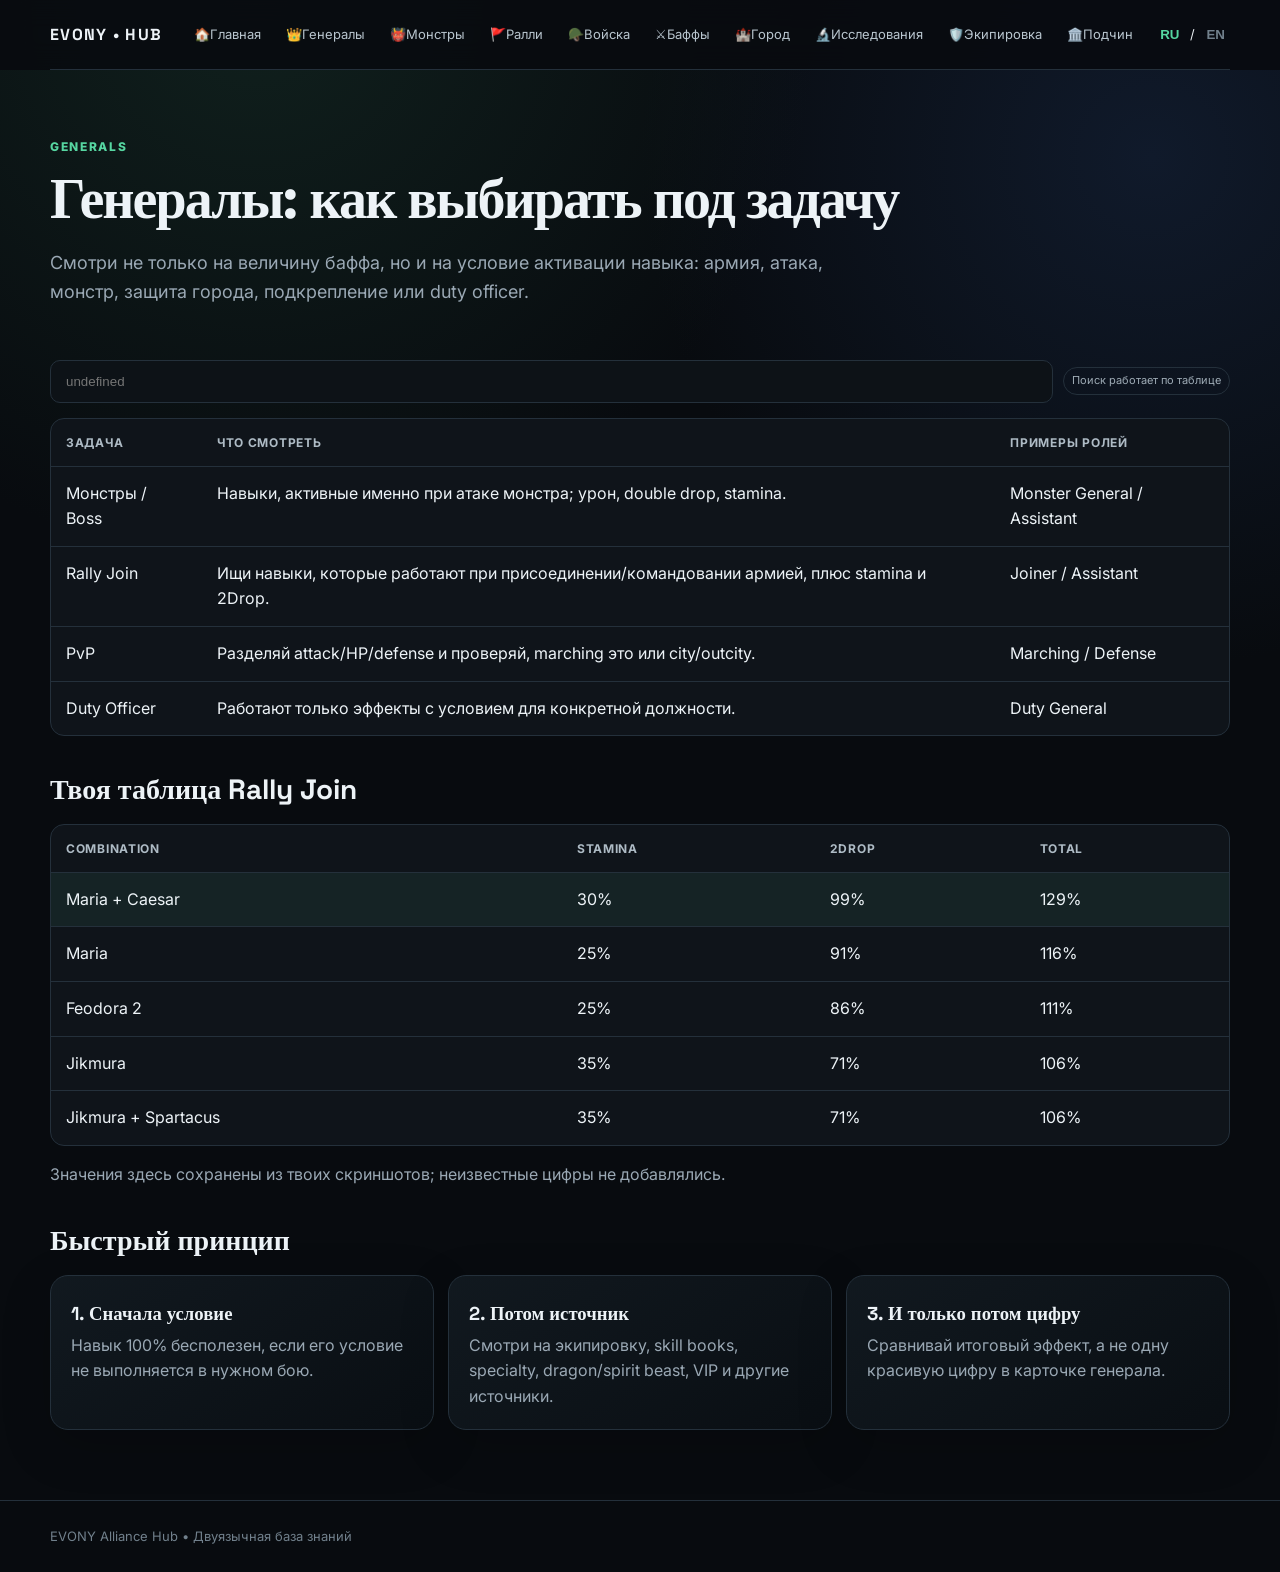
<file: generals.html>
<!doctype html><html lang="ru"><head><meta charset="utf-8"><meta name="viewport" content="width=device-width,initial-scale=1"><meta name="description" content="Evony Alliance Hub — bilingual knowledge base"><title>Генералы и роли | EVONY Alliance Hub</title><link rel="preconnect" href="https://fonts.googleapis.com"><link rel="preconnect" href="https://fonts.gstatic.com" crossorigin><link href="https://fonts.googleapis.com/css2?family=Inter:wght@400;500;600;700;800&family=Space+Grotesk:wght@500;600;700&display=swap" rel="stylesheet"><link rel="stylesheet" href="style.css"></head><body><header><div class="container nav"><a class="logo" href="index.html">EVONY • HUB</a><nav class="navlinks"><a href="index.html">🏠<span data-ru="Главная" data-en="Home">Главная</span></a><a href="generals.html">👑<span data-ru="Генералы" data-en="Generals">Генералы</span></a><a href="bosses.html">👹<span data-ru="Монстры" data-en="Monsters">Монстры</span></a><a href="rally.html">🚩<span data-ru="Ралли" data-en="Rallies">Ралли</span></a><a href="troops.html">🪖<span data-ru="Войска" data-en="Troops">Войска</span></a><a href="buffs.html">⚔️<span data-ru="Баффы" data-en="Buffs">Баффы</span></a><a href="city.html">🏰<span data-ru="Город" data-en="City">Город</span></a><a href="research.html">🔬<span data-ru="Исследования" data-en="Research">Исследования</span></a><a href="equipment.html">🛡️<span data-ru="Экипировка" data-en="Equipment">Экипировка</span></a><a href="subcities.html">🏛️<span data-ru="Подчинённые" data-en="Subcities">Подчинённые</span></a><a href="beginner.html">🆕<span data-ru="Новичкам" data-en="Beginner">Новичкам</span></a></nav><div class="lang-switch"><button data-lang="ru">RU</button><span>/</span><button data-lang="en">EN</button></div></div></header><main class="container"><div class="pagehead"><div class="kicker">GENERALS</div><h1 data-ru="Генералы: как выбирать под задачу" data-en="Generals: choose by task"></h1><p data-ru="Смотри не только на величину баффа, но и на условие активации навыка: армия, атака, монстр, защита города, подкрепление или duty officer." data-en="Do not look only at buff size; check the activation condition: army, attack, monster, city defense, reinforcement or duty officer."></p></div>
<div class="filters"><input data-search placeholder="Поиск: Maria, Caesar, monster..." data-placeholder-ru="Поиск: Мария, Цезарь, монстр..." data-placeholder-en="Search: Maria, Caesar, monster..."><span class="badge" data-ru="Поиск работает по таблице" data-en="Search works across the table"></span></div>
<div class="tablewrap"><table><thead><tr><th data-ru="Задача" data-en="Task"></th><th data-ru="Что смотреть" data-en="What to check"></th><th data-ru="Примеры ролей" data-en="Role examples"></th></tr></thead><tbody>
<tr data-searchable><td data-ru="Монстры / Boss" data-en="Monsters / Boss"></td><td data-ru="Навыки, активные именно при атаке монстра; урон, double drop, stamina." data-en="Skills active specifically against monsters; damage, double drop, stamina."></td><td>Monster General / Assistant</td></tr>
<tr data-searchable><td data-ru="Rally Join" data-en="Rally Join"></td><td data-ru="Ищи навыки, которые работают при присоединении/командовании армией, плюс stamina и 2Drop." data-en="Look for skills active while joining/commanding an army, plus stamina and 2Drop."></td><td>Joiner / Assistant</td></tr>
<tr data-searchable><td data-ru="PvP" data-en="PvP"></td><td data-ru="Разделяй attack/HP/defense и проверяй, marching это или city/outcity." data-en="Separate attack/HP/defense and check whether the buff is marching, city or outcity."></td><td>Marching / Defense</td></tr>
<tr data-searchable><td data-ru="Duty Officer" data-en="Duty Officer"></td><td data-ru="Работают только эффекты с условием для конкретной должности." data-en="Only effects explicitly tied to the duty position are active."></td><td>Duty General</td></tr>
</tbody></table></div>
<div class="section"><h2 data-ru="Твоя таблица Rally Join" data-en="Your Rally Join table"></h2><div class="tablewrap"><table><thead><tr><th>Combination</th><th>Stamina</th><th>2Drop</th><th>Total</th></tr></thead><tbody><tr class="accent"><td>Maria + Caesar</td><td>30%</td><td>99%</td><td>129%</td></tr><tr><td>Maria</td><td>25%</td><td>91%</td><td>116%</td></tr><tr><td>Feodora 2</td><td>25%</td><td>86%</td><td>111%</td></tr><tr><td>Jikmura</td><td>35%</td><td>71%</td><td>106%</td></tr><tr><td>Jikmura + Spartacus</td><td>35%</td><td>71%</td><td>106%</td></tr></tbody></table></div><p class="muted" data-ru="Значения здесь сохранены из твоих скриншотов; неизвестные цифры не добавлялись." data-en="These values are preserved from your screenshots; unknown numbers were not invented."></p></div>
<div class="section"><h2 data-ru="Быстрый принцип" data-en="Quick principle"></h2><div class="grid"><div class="card"><h3 data-ru="1. Сначала условие" data-en="1. Condition first"></h3><p data-ru="Навык 100% бесполезен, если его условие не выполняется в нужном бою." data-en="A 100% skill is useless if its activation condition is not met in the battle."></p></div><div class="card"><h3 data-ru="2. Потом источник" data-en="2. Then source"></h3><p data-ru="Смотри на экипировку, skill books, specialty, dragon/spirit beast, VIP и другие источники." data-en="Check equipment, skill books, specialty, dragon/spirit beast, VIP and other sources."></p></div><div class="card"><h3 data-ru="3. И только потом цифру" data-en="3. Number last"></h3><p data-ru="Сравнивай итоговый эффект, а не одну красивую цифру в карточке генерала." data-en="Compare the final effect, not one attractive number on a general card."></p></div></div></div></main><footer><div class="container"><span>EVONY Alliance Hub</span><span> • </span><span data-ru="Двуязычная база знаний" data-en="Bilingual knowledge base">Двуязычная база знаний</span></div></footer><script src="script.js"></script></body></html>
</file>
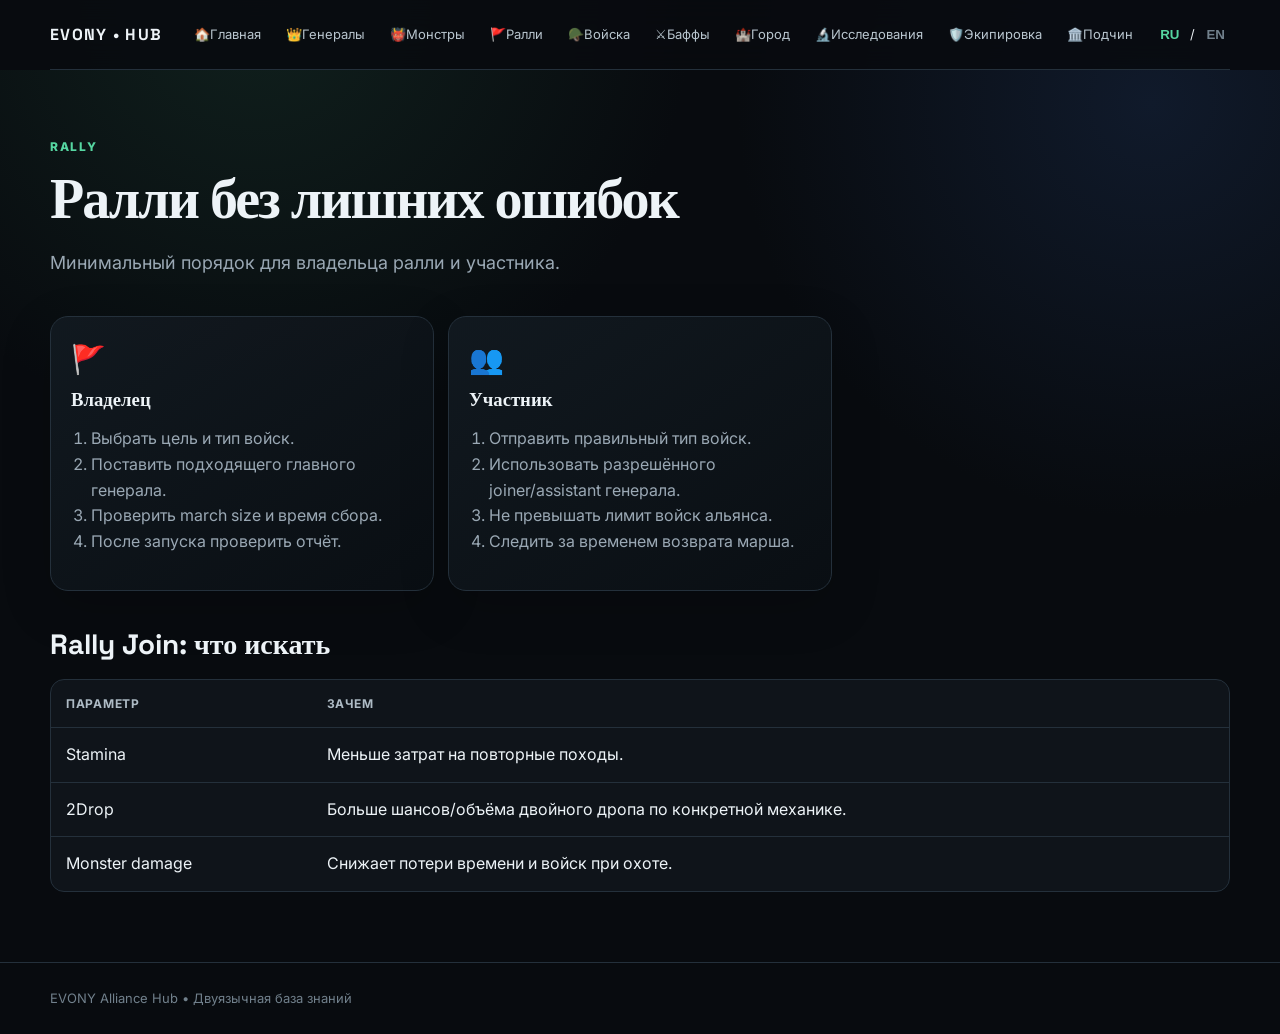
<file: rally.html>
<!doctype html><html lang="ru"><head><meta charset="utf-8"><meta name="viewport" content="width=device-width,initial-scale=1"><meta name="description" content="Evony Alliance Hub — bilingual knowledge base"><title>Ралли: чек-лист | EVONY Alliance Hub</title><link rel="preconnect" href="https://fonts.googleapis.com"><link rel="preconnect" href="https://fonts.gstatic.com" crossorigin><link href="https://fonts.googleapis.com/css2?family=Inter:wght@400;500;600;700;800&family=Space+Grotesk:wght@500;600;700&display=swap" rel="stylesheet"><link rel="stylesheet" href="style.css"></head><body><header><div class="container nav"><a class="logo" href="index.html">EVONY • HUB</a><nav class="navlinks"><a href="index.html">🏠<span data-ru="Главная" data-en="Home">Главная</span></a><a href="generals.html">👑<span data-ru="Генералы" data-en="Generals">Генералы</span></a><a href="bosses.html">👹<span data-ru="Монстры" data-en="Monsters">Монстры</span></a><a href="rally.html">🚩<span data-ru="Ралли" data-en="Rallies">Ралли</span></a><a href="troops.html">🪖<span data-ru="Войска" data-en="Troops">Войска</span></a><a href="buffs.html">⚔️<span data-ru="Баффы" data-en="Buffs">Баффы</span></a><a href="city.html">🏰<span data-ru="Город" data-en="City">Город</span></a><a href="research.html">🔬<span data-ru="Исследования" data-en="Research">Исследования</span></a><a href="equipment.html">🛡️<span data-ru="Экипировка" data-en="Equipment">Экипировка</span></a><a href="subcities.html">🏛️<span data-ru="Подчинённые" data-en="Subcities">Подчинённые</span></a><a href="beginner.html">🆕<span data-ru="Новичкам" data-en="Beginner">Новичкам</span></a></nav><div class="lang-switch"><button data-lang="ru">RU</button><span>/</span><button data-lang="en">EN</button></div></div></header><main class="container"><div class="pagehead"><div class="kicker">RALLY</div><h1 data-ru="Ралли без лишних ошибок" data-en="Rallies without avoidable mistakes"></h1><p data-ru="Минимальный порядок для владельца ралли и участника." data-en="A minimal workflow for the rally leader and participant."></p></div><div class="grid"><div class="card"><span class="icon">🚩</span><h3 data-ru="Владелец" data-en="Leader"></h3><ol class="compact"><li data-ru="Выбрать цель и тип войск." data-en="Choose target and troop type."></li><li data-ru="Поставить подходящего главного генерала." data-en="Set the appropriate main general."></li><li data-ru="Проверить march size и время сбора." data-en="Check march size and rally timing."></li><li data-ru="После запуска проверить отчёт." data-en="Check the report after launch."></li></ol></div><div class="card"><span class="icon">👥</span><h3 data-ru="Участник" data-en="Participant"></h3><ol class="compact"><li data-ru="Отправить правильный тип войск." data-en="Send the correct troop type."></li><li data-ru="Использовать разрешённого joiner/assistant генерала." data-en="Use the allowed joiner/assistant general."></li><li data-ru="Не превышать лимит войск альянса." data-en="Do not exceed alliance troop limits."></li><li data-ru="Следить за временем возврата марша." data-en="Watch march return timing."></li></ol></div></div><div class="section"><h2 data-ru="Rally Join: что искать" data-en="Rally Join: what to look for"></h2><div class="tablewrap"><table><thead><tr><th data-ru="Параметр" data-en="Parameter"></th><th data-ru="Зачем" data-en="Why"></th></tr></thead><tbody><tr><td>Stamina</td><td data-ru="Меньше затрат на повторные походы." data-en="Lower stamina cost for repeated hunts."></td></tr><tr><td>2Drop</td><td data-ru="Больше шансов/объёма двойного дропа по конкретной механике." data-en="Improves the double-drop effect under the relevant mechanic."></td></tr><tr><td>Monster damage</td><td data-ru="Снижает потери времени и войск при охоте." data-en="Reduces time and troop losses while hunting."></td></tr></tbody></table></div></div></main><footer><div class="container"><span>EVONY Alliance Hub</span><span> • </span><span data-ru="Двуязычная база знаний" data-en="Bilingual knowledge base">Двуязычная база знаний</span></div></footer><script src="script.js"></script></body></html>
</file>
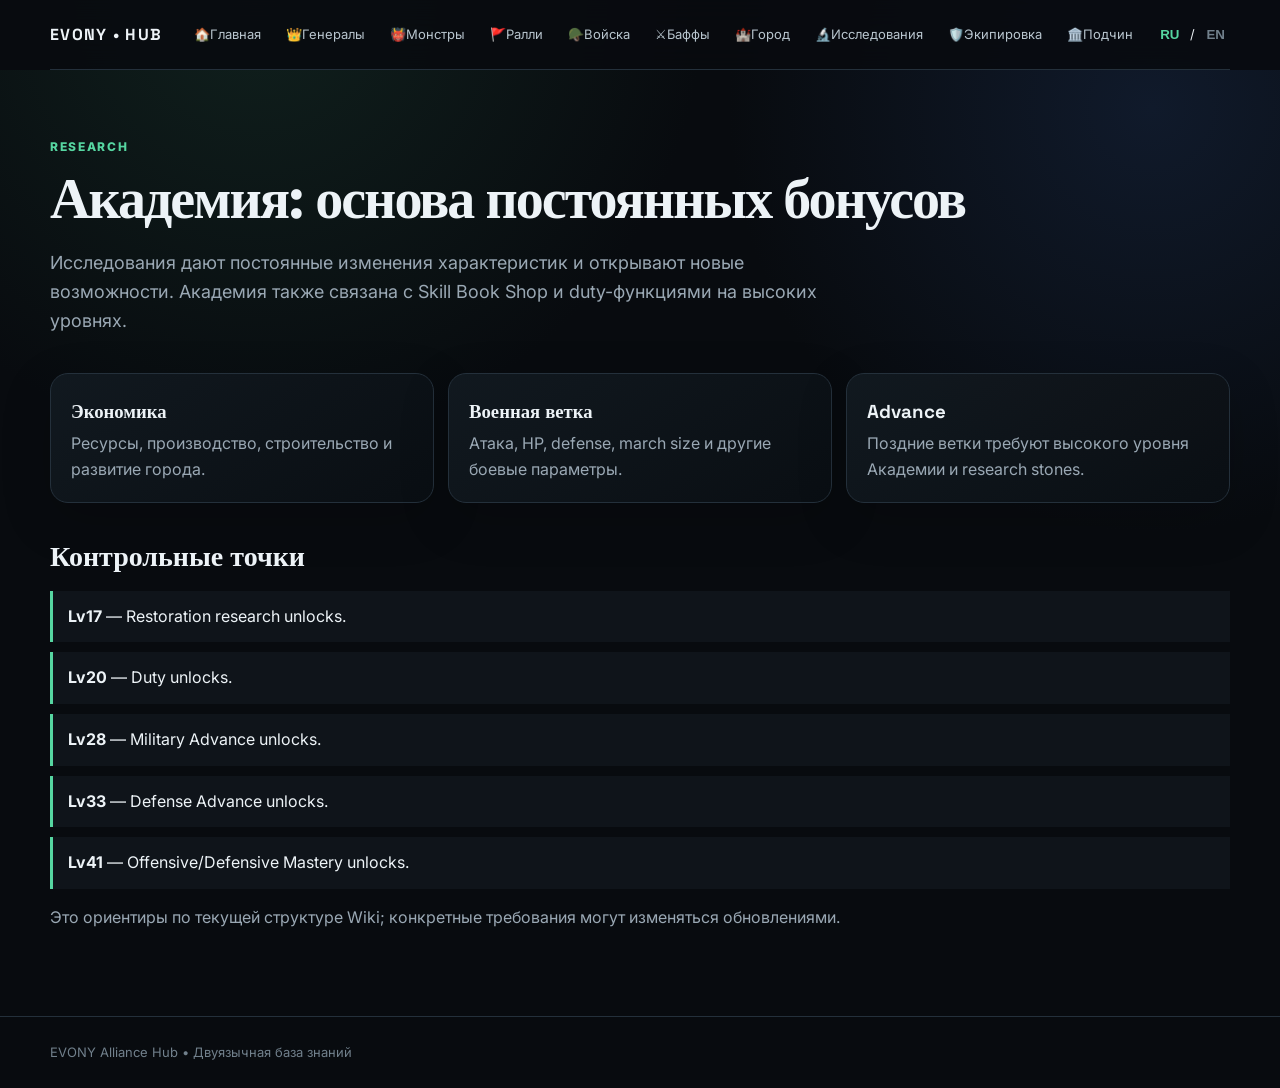
<file: research.html>
<!doctype html><html lang="ru"><head><meta charset="utf-8"><meta name="viewport" content="width=device-width,initial-scale=1"><meta name="description" content="Evony Alliance Hub — bilingual knowledge base"><title>Исследования и Академия | EVONY Alliance Hub</title><link rel="preconnect" href="https://fonts.googleapis.com"><link rel="preconnect" href="https://fonts.gstatic.com" crossorigin><link href="https://fonts.googleapis.com/css2?family=Inter:wght@400;500;600;700;800&family=Space+Grotesk:wght@500;600;700&display=swap" rel="stylesheet"><link rel="stylesheet" href="style.css"></head><body><header><div class="container nav"><a class="logo" href="index.html">EVONY • HUB</a><nav class="navlinks"><a href="index.html">🏠<span data-ru="Главная" data-en="Home">Главная</span></a><a href="generals.html">👑<span data-ru="Генералы" data-en="Generals">Генералы</span></a><a href="bosses.html">👹<span data-ru="Монстры" data-en="Monsters">Монстры</span></a><a href="rally.html">🚩<span data-ru="Ралли" data-en="Rallies">Ралли</span></a><a href="troops.html">🪖<span data-ru="Войска" data-en="Troops">Войска</span></a><a href="buffs.html">⚔️<span data-ru="Баффы" data-en="Buffs">Баффы</span></a><a href="city.html">🏰<span data-ru="Город" data-en="City">Город</span></a><a href="research.html">🔬<span data-ru="Исследования" data-en="Research">Исследования</span></a><a href="equipment.html">🛡️<span data-ru="Экипировка" data-en="Equipment">Экипировка</span></a><a href="subcities.html">🏛️<span data-ru="Подчинённые" data-en="Subcities">Подчинённые</span></a><a href="beginner.html">🆕<span data-ru="Новичкам" data-en="Beginner">Новичкам</span></a></nav><div class="lang-switch"><button data-lang="ru">RU</button><span>/</span><button data-lang="en">EN</button></div></div></header><main class="container"><div class="pagehead"><div class="kicker">RESEARCH</div><h1 data-ru="Академия: основа постоянных бонусов" data-en="Academy: the base of permanent bonuses"></h1><p data-ru="Исследования дают постоянные изменения характеристик и открывают новые возможности. Академия также связана с Skill Book Shop и duty-функциями на высоких уровнях." data-en="Research provides persistent stat changes and unlocks new capabilities. Academy also ties into the Skill Book Shop and duty functions at higher levels."></p></div><div class="grid"><div class="card"><h3 data-ru="Экономика" data-en="Economy"></h3><p data-ru="Ресурсы, производство, строительство и развитие города." data-en="Resources, production, construction and city growth."></p></div><div class="card"><h3 data-ru="Военная ветка" data-en="Military"></h3><p data-ru="Атака, HP, defense, march size и другие боевые параметры." data-en="Attack, HP, defense, march size and other combat parameters."></p></div><div class="card"><h3 data-ru="Advance" data-en="Advance"></h3><p data-ru="Поздние ветки требуют высокого уровня Академии и research stones." data-en="Later branches require a high Academy level and research stones."></p></div></div><div class="section"><h2 data-ru="Контрольные точки" data-en="Milestones"></h2><ul class="timeline"><li><b>Lv17</b> — Restoration research unlocks.</li><li><b>Lv20</b> — Duty unlocks.</li><li><b>Lv28</b> — Military Advance unlocks.</li><li><b>Lv33</b> — Defense Advance unlocks.</li><li><b>Lv41</b> — Offensive/Defensive Mastery unlocks.</li></ul><p class="muted" data-ru="Это ориентиры по текущей структуре Wiki; конкретные требования могут изменяться обновлениями." data-en="These are current Wiki structure milestones; exact requirements can change with updates."></p></div></main><footer><div class="container"><span>EVONY Alliance Hub</span><span> • </span><span data-ru="Двуязычная база знаний" data-en="Bilingual knowledge base">Двуязычная база знаний</span></div></footer><script src="script.js"></script></body></html>
</file>
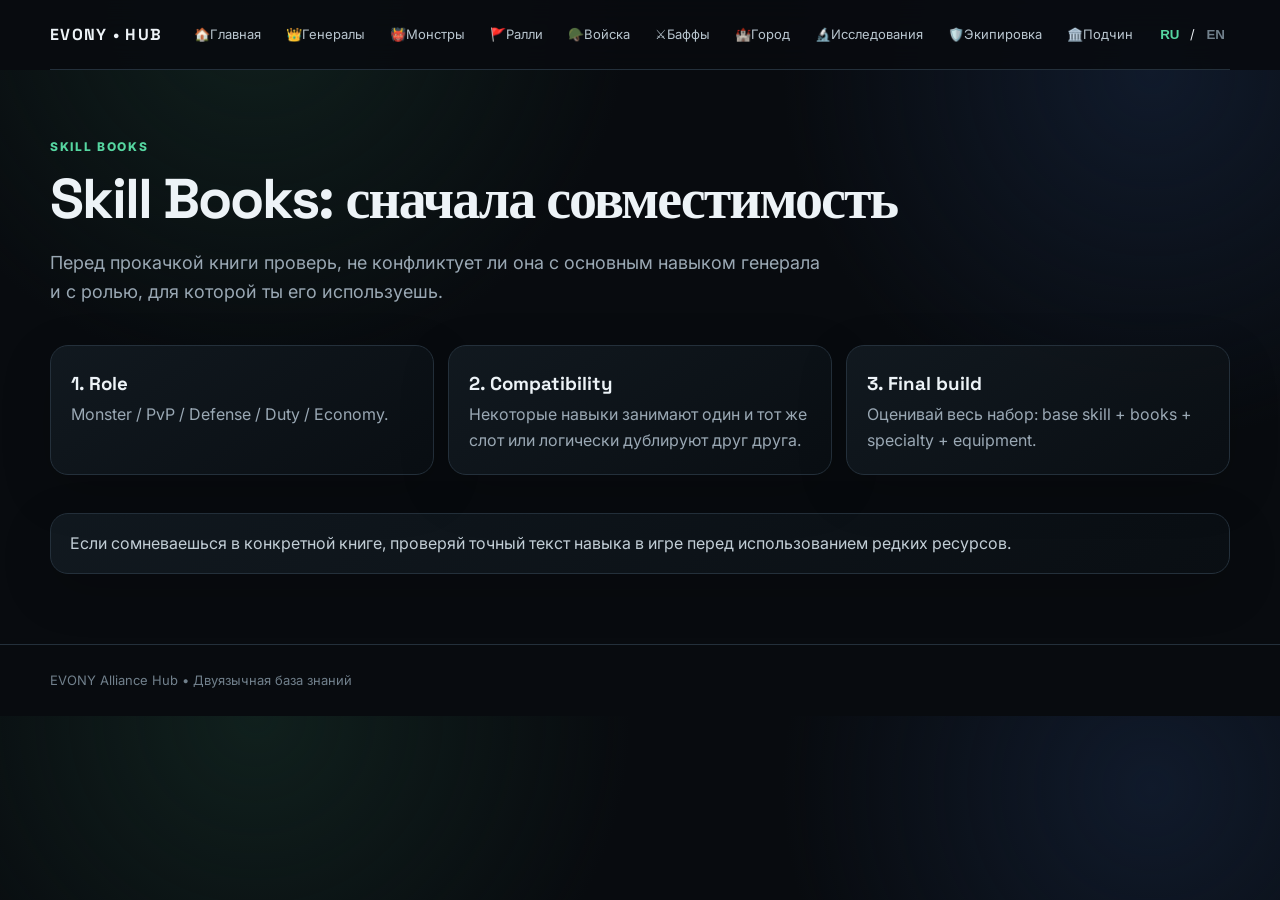
<file: skillbooks.html>
<!doctype html><html lang="ru"><head><meta charset="utf-8"><meta name="viewport" content="width=device-width,initial-scale=1"><meta name="description" content="Evony Alliance Hub — bilingual knowledge base"><title>Skill Books: практический подход | EVONY Alliance Hub</title><link rel="preconnect" href="https://fonts.googleapis.com"><link rel="preconnect" href="https://fonts.gstatic.com" crossorigin><link href="https://fonts.googleapis.com/css2?family=Inter:wght@400;500;600;700;800&family=Space+Grotesk:wght@500;600;700&display=swap" rel="stylesheet"><link rel="stylesheet" href="style.css"></head><body><header><div class="container nav"><a class="logo" href="index.html">EVONY • HUB</a><nav class="navlinks"><a href="index.html">🏠<span data-ru="Главная" data-en="Home">Главная</span></a><a href="generals.html">👑<span data-ru="Генералы" data-en="Generals">Генералы</span></a><a href="bosses.html">👹<span data-ru="Монстры" data-en="Monsters">Монстры</span></a><a href="rally.html">🚩<span data-ru="Ралли" data-en="Rallies">Ралли</span></a><a href="troops.html">🪖<span data-ru="Войска" data-en="Troops">Войска</span></a><a href="buffs.html">⚔️<span data-ru="Баффы" data-en="Buffs">Баффы</span></a><a href="city.html">🏰<span data-ru="Город" data-en="City">Город</span></a><a href="research.html">🔬<span data-ru="Исследования" data-en="Research">Исследования</span></a><a href="equipment.html">🛡️<span data-ru="Экипировка" data-en="Equipment">Экипировка</span></a><a href="subcities.html">🏛️<span data-ru="Подчинённые" data-en="Subcities">Подчинённые</span></a><a href="beginner.html">🆕<span data-ru="Новичкам" data-en="Beginner">Новичкам</span></a></nav><div class="lang-switch"><button data-lang="ru">RU</button><span>/</span><button data-lang="en">EN</button></div></div></header><main class="container"><div class="pagehead"><div class="kicker">SKILL BOOKS</div><h1 data-ru="Skill Books: сначала совместимость" data-en="Skill Books: compatibility first"></h1><p data-ru="Перед прокачкой книги проверь, не конфликтует ли она с основным навыком генерала и с ролью, для которой ты его используешь." data-en="Before investing in a skill book, check that it does not conflict with the general's main skill and intended role."></p></div><div class="grid"><div class="card"><h3>1. Role</h3><p data-ru="Monster / PvP / Defense / Duty / Economy." data-en="Monster / PvP / Defense / Duty / Economy."></p></div><div class="card"><h3>2. Compatibility</h3><p data-ru="Некоторые навыки занимают один и тот же слот или логически дублируют друг друга." data-en="Some skills occupy the same slot or duplicate each other logically."></p></div><div class="card"><h3>3. Final build</h3><p data-ru="Оценивай весь набор: base skill + books + specialty + equipment." data-en="Evaluate the full build: base skill + books + specialty + equipment."></p></div></div><div class="section"><div class="notice" data-ru="Если сомневаешься в конкретной книге, проверяй точный текст навыка в игре перед использованием редких ресурсов." data-en="If unsure about a specific book, check the exact in-game skill text before spending rare resources."></div></div></main><footer><div class="container"><span>EVONY Alliance Hub</span><span> • </span><span data-ru="Двуязычная база знаний" data-en="Bilingual knowledge base">Двуязычная база знаний</span></div></footer><script src="script.js"></script></body></html>
</file>
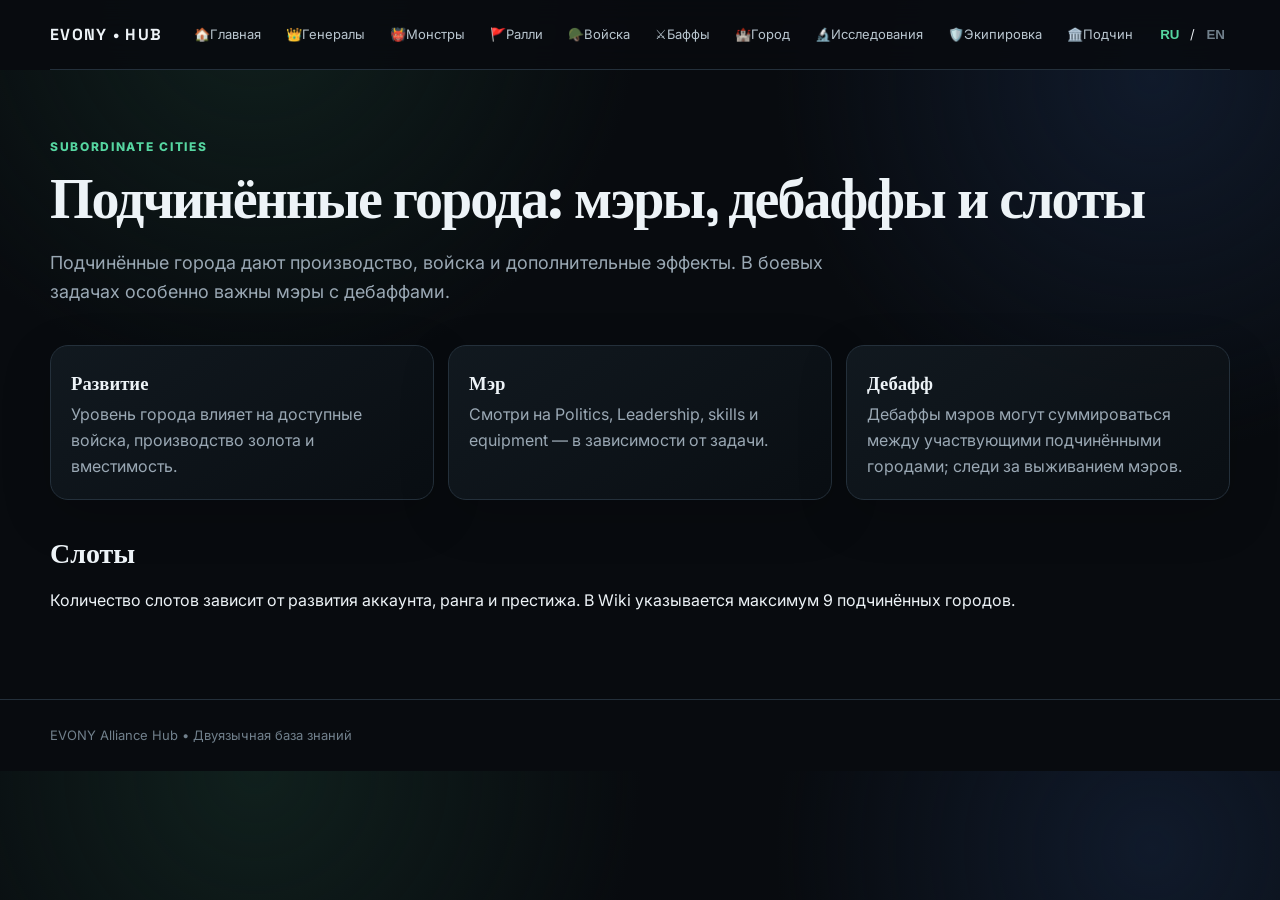
<file: subcities.html>
<!doctype html><html lang="ru"><head><meta charset="utf-8"><meta name="viewport" content="width=device-width,initial-scale=1"><meta name="description" content="Evony Alliance Hub — bilingual knowledge base"><title>Подчинённые города | EVONY Alliance Hub</title><link rel="preconnect" href="https://fonts.googleapis.com"><link rel="preconnect" href="https://fonts.gstatic.com" crossorigin><link href="https://fonts.googleapis.com/css2?family=Inter:wght@400;500;600;700;800&family=Space+Grotesk:wght@500;600;700&display=swap" rel="stylesheet"><link rel="stylesheet" href="style.css"></head><body><header><div class="container nav"><a class="logo" href="index.html">EVONY • HUB</a><nav class="navlinks"><a href="index.html">🏠<span data-ru="Главная" data-en="Home">Главная</span></a><a href="generals.html">👑<span data-ru="Генералы" data-en="Generals">Генералы</span></a><a href="bosses.html">👹<span data-ru="Монстры" data-en="Monsters">Монстры</span></a><a href="rally.html">🚩<span data-ru="Ралли" data-en="Rallies">Ралли</span></a><a href="troops.html">🪖<span data-ru="Войска" data-en="Troops">Войска</span></a><a href="buffs.html">⚔️<span data-ru="Баффы" data-en="Buffs">Баффы</span></a><a href="city.html">🏰<span data-ru="Город" data-en="City">Город</span></a><a href="research.html">🔬<span data-ru="Исследования" data-en="Research">Исследования</span></a><a href="equipment.html">🛡️<span data-ru="Экипировка" data-en="Equipment">Экипировка</span></a><a href="subcities.html">🏛️<span data-ru="Подчинённые" data-en="Subcities">Подчинённые</span></a><a href="beginner.html">🆕<span data-ru="Новичкам" data-en="Beginner">Новичкам</span></a></nav><div class="lang-switch"><button data-lang="ru">RU</button><span>/</span><button data-lang="en">EN</button></div></div></header><main class="container"><div class="pagehead"><div class="kicker">SUBORDINATE CITIES</div><h1 data-ru="Подчинённые города: мэры, дебаффы и слоты" data-en="Subordinate Cities: mayors, debuffs and slots"></h1><p data-ru="Подчинённые города дают производство, войска и дополнительные эффекты. В боевых задачах особенно важны мэры с дебаффами." data-en="Subordinate cities provide production, troops and additional effects. In combat, mayors with debuffs are especially important."></p></div><div class="grid"><div class="card"><h3 data-ru="Развитие" data-en="Development"></h3><p data-ru="Уровень города влияет на доступные войска, производство золота и вместимость." data-en="City level affects available troops, gold production and capacity."></p></div><div class="card"><h3 data-ru="Мэр" data-en="Mayor"></h3><p data-ru="Смотри на Politics, Leadership, skills и equipment — в зависимости от задачи." data-en="Look at Politics, Leadership, skills and equipment depending on the task."></p></div><div class="card"><h3 data-ru="Дебафф" data-en="Debuff"></h3><p data-ru="Дебаффы мэров могут суммироваться между участвующими подчинёнными городами; следи за выживанием мэров." data-en="Mayor debuffs can stack across participating subordinate cities; keep an eye on mayor survival."></p></div></div><div class="section"><h2 data-ru="Слоты" data-en="Slots"></h2><p data-ru="Количество слотов зависит от развития аккаунта, ранга и престижа. В Wiki указывается максимум 9 подчинённых городов." data-en="Slot count depends on account progression, rank and prestige. The Wiki lists a maximum of 9 subordinate cities."></p></div></main><footer><div class="container"><span>EVONY Alliance Hub</span><span> • </span><span data-ru="Двуязычная база знаний" data-en="Bilingual knowledge base">Двуязычная база знаний</span></div></footer><script src="script.js"></script></body></html>
</file>
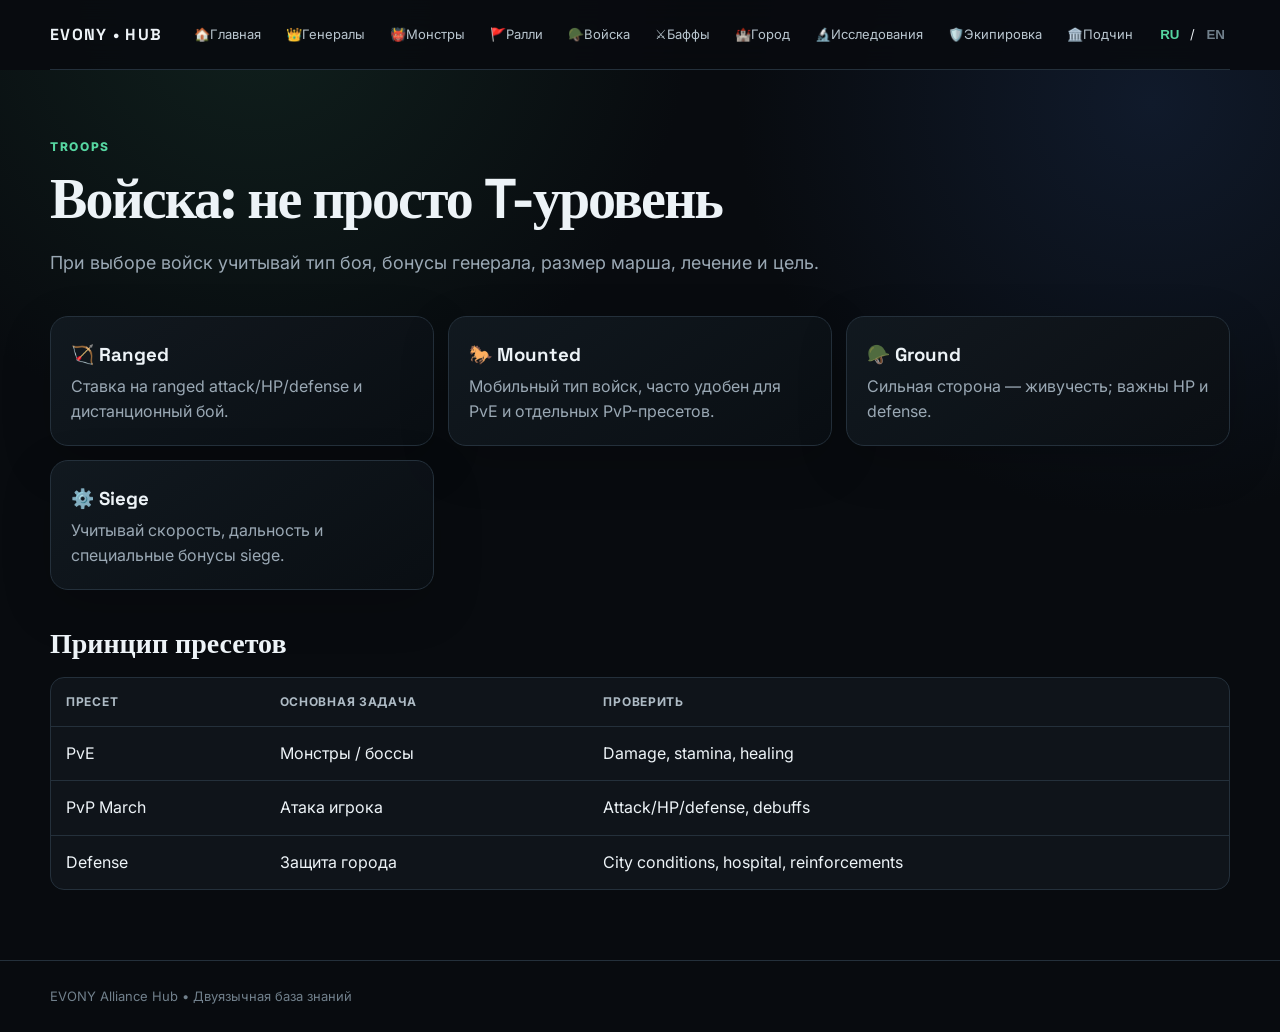
<file: troops.html>
<!doctype html><html lang="ru"><head><meta charset="utf-8"><meta name="viewport" content="width=device-width,initial-scale=1"><meta name="description" content="Evony Alliance Hub — bilingual knowledge base"><title>Войска и пресеты | EVONY Alliance Hub</title><link rel="preconnect" href="https://fonts.googleapis.com"><link rel="preconnect" href="https://fonts.gstatic.com" crossorigin><link href="https://fonts.googleapis.com/css2?family=Inter:wght@400;500;600;700;800&family=Space+Grotesk:wght@500;600;700&display=swap" rel="stylesheet"><link rel="stylesheet" href="style.css"></head><body><header><div class="container nav"><a class="logo" href="index.html">EVONY • HUB</a><nav class="navlinks"><a href="index.html">🏠<span data-ru="Главная" data-en="Home">Главная</span></a><a href="generals.html">👑<span data-ru="Генералы" data-en="Generals">Генералы</span></a><a href="bosses.html">👹<span data-ru="Монстры" data-en="Monsters">Монстры</span></a><a href="rally.html">🚩<span data-ru="Ралли" data-en="Rallies">Ралли</span></a><a href="troops.html">🪖<span data-ru="Войска" data-en="Troops">Войска</span></a><a href="buffs.html">⚔️<span data-ru="Баффы" data-en="Buffs">Баффы</span></a><a href="city.html">🏰<span data-ru="Город" data-en="City">Город</span></a><a href="research.html">🔬<span data-ru="Исследования" data-en="Research">Исследования</span></a><a href="equipment.html">🛡️<span data-ru="Экипировка" data-en="Equipment">Экипировка</span></a><a href="subcities.html">🏛️<span data-ru="Подчинённые" data-en="Subcities">Подчинённые</span></a><a href="beginner.html">🆕<span data-ru="Новичкам" data-en="Beginner">Новичкам</span></a></nav><div class="lang-switch"><button data-lang="ru">RU</button><span>/</span><button data-lang="en">EN</button></div></div></header><main class="container"><div class="pagehead"><div class="kicker">TROOPS</div><h1 data-ru="Войска: не просто T-уровень" data-en="Troops: more than just the T-tier"></h1><p data-ru="При выборе войск учитывай тип боя, бонусы генерала, размер марша, лечение и цель." data-en="When choosing troops, consider battle type, general bonuses, march size, healing and objective."></p></div><div class="grid"><div class="card"><h3>🏹 Ranged</h3><p data-ru="Ставка на ranged attack/HP/defense и дистанционный бой." data-en="Focus on ranged attack/HP/defense and ranged combat."></p></div><div class="card"><h3>🐎 Mounted</h3><p data-ru="Мобильный тип войск, часто удобен для PvE и отдельных PvP-пресетов." data-en="Mobile troop type, often useful for PvE and specific PvP presets."></p></div><div class="card"><h3>🪖 Ground</h3><p data-ru="Сильная сторона — живучесть; важны HP и defense." data-en="Strength is durability; HP and defense matter heavily."></p></div><div class="card"><h3>⚙️ Siege</h3><p data-ru="Учитывай скорость, дальность и специальные бонусы siege." data-en="Consider speed, range and siege-specific bonuses."></p></div></div><div class="section"><h2 data-ru="Принцип пресетов" data-en="Preset principle"></h2><div class="tablewrap"><table><thead><tr><th data-ru="Пресет" data-en="Preset"></th><th data-ru="Основная задача" data-en="Main task"></th><th data-ru="Проверить" data-en="Check"></th></tr></thead><tbody><tr><td>PvE</td><td data-ru="Монстры / боссы" data-en="Monsters / bosses"></td><td data-ru="Damage, stamina, healing" data-en="Damage, stamina, healing"></td></tr><tr><td>PvP March</td><td data-ru="Атака игрока" data-en="Player attack"></td><td data-ru="Attack/HP/defense, debuffs" data-en="Attack/HP/defense, debuffs"></td></tr><tr><td>Defense</td><td data-ru="Защита города" data-en="City defense"></td><td data-ru="City conditions, hospital, reinforcements" data-en="City conditions, hospital, reinforcements"></td></tr></tbody></table></div></div></main><footer><div class="container"><span>EVONY Alliance Hub</span><span> • </span><span data-ru="Двуязычная база знаний" data-en="Bilingual knowledge base">Двуязычная база знаний</span></div></footer><script src="script.js"></script></body></html>
</file>
<file: style.css>
:root{--bg:#080b0f;--panel:#0f141a;--panel2:#121920;--line:#24303b;--text:#edf3f7;--muted:#9aa8b4;--accent:#56d6a1;--accent2:#66a8ff;--danger:#ff8d8d}*{box-sizing:border-box}body{margin:0;background:radial-gradient(circle at 20% 0%,#10201d 0,transparent 30%),radial-gradient(circle at 90% 10%,#101a2b 0,transparent 28%),var(--bg);color:var(--text);font-family:Inter,system-ui,sans-serif;line-height:1.6}a{color:inherit;text-decoration:none}.container{width:min(1180px,calc(100% - 32px));margin:auto}.nav{min-height:70px;display:flex;align-items:center;gap:22px;border-bottom:1px solid var(--line)}header{position:sticky;top:0;z-index:10;background:rgba(8,11,15,.88);backdrop-filter:blur(14px)}.logo{font-family:"Space Grotesk";font-weight:800;letter-spacing:.08em;white-space:nowrap}.navlinks{display:flex;gap:5px;overflow:auto;flex:1}.navlinks a{padding:9px 10px;border-radius:9px;color:#b9c6cf;font-size:13px;white-space:nowrap}.navlinks a:hover{background:var(--panel2);color:#fff}.lang-switch{display:flex;align-items:center;gap:6px;font-size:13px;white-space:nowrap}.lang-switch button{background:none;border:0;color:#71808c;font-weight:800;cursor:pointer;padding:5px}.lang-switch button.active{color:var(--accent)}main{padding:42px 0 70px}.hero{display:grid;grid-template-columns:1.5fr .8fr;gap:26px;padding:58px 0 45px}.kicker{color:var(--accent);font-size:12px;font-weight:800;letter-spacing:.14em;margin-bottom:12px}h1,h2,h3{font-family:"Space Grotesk";line-height:1.12}h1{font-size:clamp(36px,6vw,66px);margin:0 0 18px;letter-spacing:-.035em}h2{font-size:28px;margin:0 0 18px}h3{margin:8px 0 8px}.hero p,.pagehead p{font-size:18px;color:var(--muted);max-width:780px}.hero-panel,.card,.notice,.stat{background:linear-gradient(145deg,rgba(18,25,32,.95),rgba(10,14,19,.95));border:1px solid var(--line);border-radius:18px;box-shadow:0 16px 50px rgba(0,0,0,.18)}.hero-panel{padding:24px}.hero-panel ul{padding-left:20px;color:var(--muted)}.hero-actions{display:flex;gap:12px;flex-wrap:wrap;margin-top:25px}.btn{display:inline-block;background:var(--accent);color:#07110d;font-weight:800;padding:12px 17px;border-radius:10px}.btn.ghost{background:transparent;color:var(--text);border:1px solid var(--line)}.section{margin-top:38px}.section-title{display:flex;justify-content:space-between;align-items:end;gap:20px}.grid{display:grid;grid-template-columns:repeat(3,1fr);gap:14px}.card{display:block;padding:20px;transition:.18s}.card:hover{transform:translateY(-2px);border-color:#3a4c5c}.card p{color:var(--muted);margin:0}.icon{font-size:28px}.pagehead{padding:25px 0 20px}.pagehead h1{font-size:clamp(34px,5vw,56px)}.tablewrap{overflow:auto;border:1px solid var(--line);border-radius:14px;background:var(--panel)}table{width:100%;border-collapse:collapse;min-width:680px}th,td{padding:14px 15px;border-bottom:1px solid var(--line);text-align:left;vertical-align:top}th{color:#aebbc5;font-size:12px;text-transform:uppercase;letter-spacing:.06em}tr:last-child td{border-bottom:0}.accent td{background:rgba(86,214,161,.08)}.filters{display:flex;gap:10px;align-items:center;margin:15px 0}.filters input{flex:1;padding:13px 15px;border-radius:10px;border:1px solid var(--line);background:#0d1217;color:#fff;outline:none}.badge{display:inline-block;padding:4px 8px;border:1px solid var(--line);border-radius:999px;color:#9eabb5;font-size:11px}.muted,.small{color:var(--muted)}.notice{padding:17px 19px;color:#c2ced6}.steps{padding-left:23px}.steps li{margin:12px 0}.steps.big{display:grid;gap:10px;padding:0;list-style:none}.steps.big li{padding:18px 20px;border:1px solid var(--line);border-radius:14px;background:var(--panel);display:flex;gap:15px}.steps.big li b{min-width:190px}.compact{padding-left:20px;color:var(--muted)}.check{padding-left:20px}.check li{margin:10px 0}.timeline{list-style:none;padding:0;display:grid;gap:10px}.timeline li{padding:13px 15px;border-left:3px solid var(--accent);background:var(--panel)}footer{border-top:1px solid var(--line);padding:25px 0;color:#71808c;font-size:13px}@media(max-width:900px){.hero{grid-template-columns:1fr}.grid{grid-template-columns:1fr 1fr}.navlinks{order:3;width:100%;flex-basis:100%}.nav{flex-wrap:wrap;padding:10px 0}.lang-switch{margin-left:auto}}@media(max-width:600px){.grid{grid-template-columns:1fr}.steps.big li{display:block}.steps.big li b{display:block;margin-bottom:5px}.navlinks{overflow-x:auto}.hero{padding-top:30px}main{padding-top:20px}}
</file>
